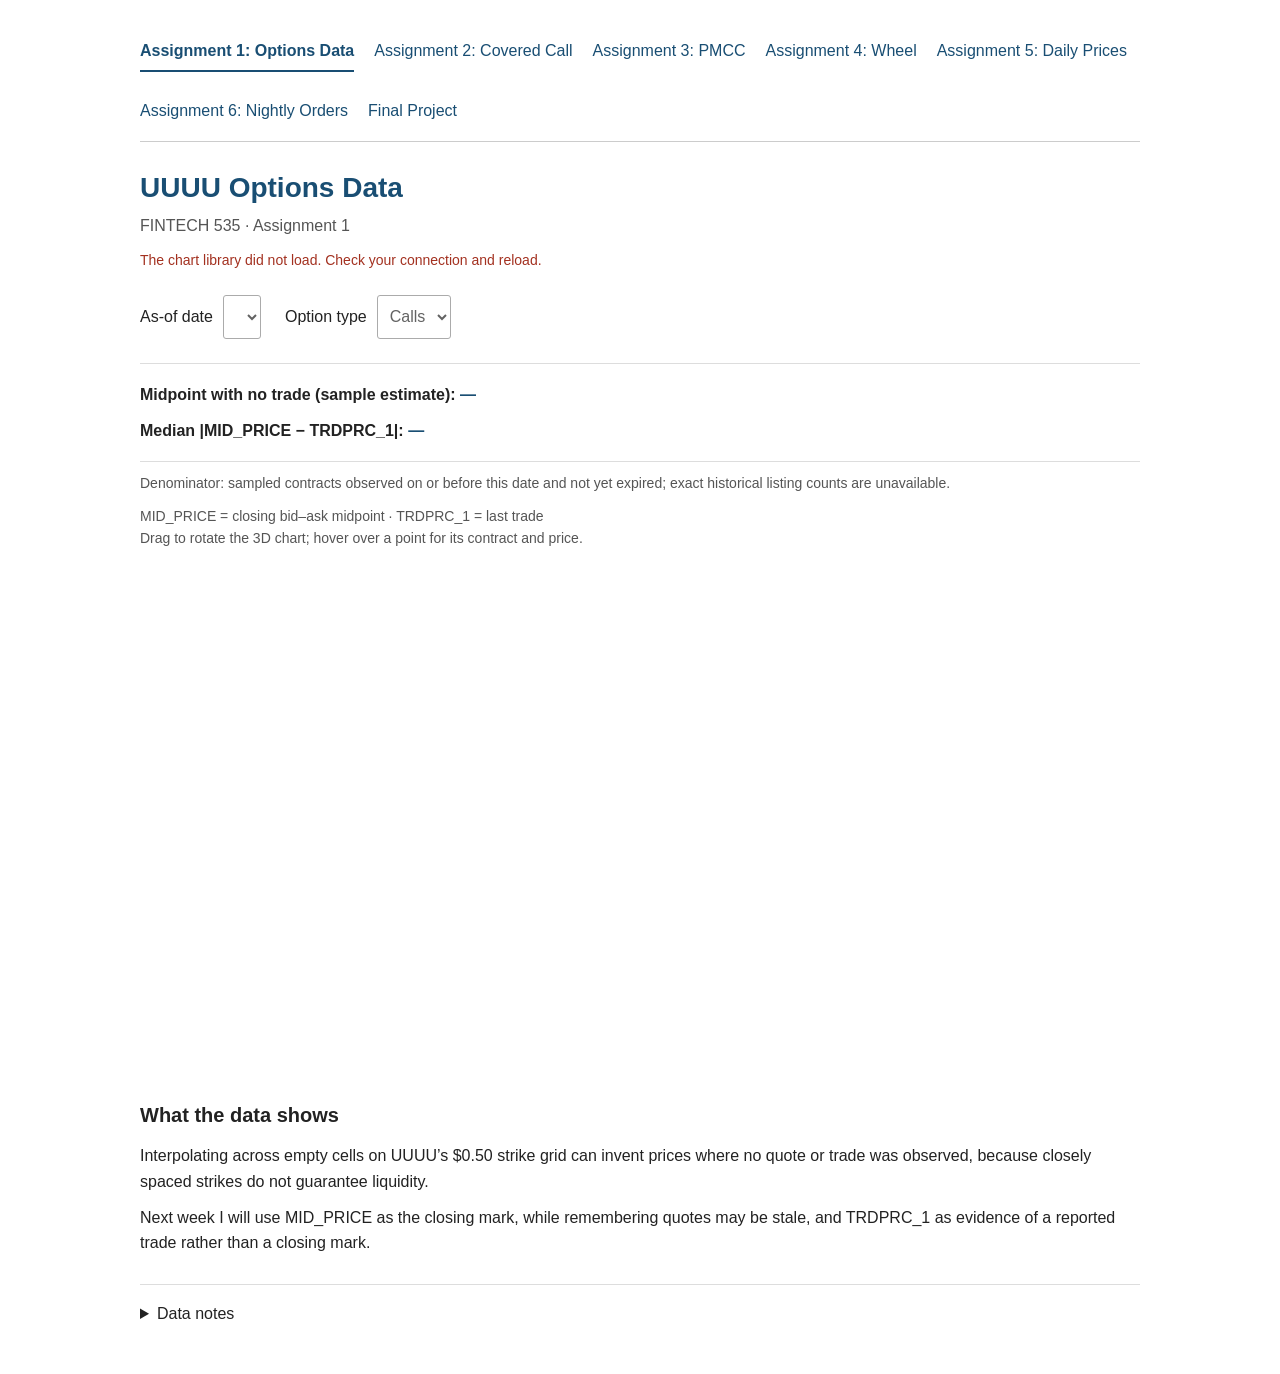
<file: index.html>
<!doctype html>
<html lang="en">
<head>
  <meta charset="utf-8">
  <meta name="viewport" content="width=device-width, initial-scale=1">
  <meta name="description" content="FINTECH 535 Assignment 1: historical UUUU option midpoints, trades, and missing data.">
  <title>FINTECH 535 · Options Data</title>
  <link rel="stylesheet" href="style.css">
  <script src="https://cdn.plot.ly/plotly-3.1.0.min.js" defer></script>
  <script src="app.js" defer></script>
</head>
<body>
<main>
  <nav class="assignment-tabs" aria-label="Assignments"><a href="index.html" aria-current="page">Assignment 1: Options Data</a><a href="covered-call.html">Assignment 2: Covered Call</a><a href="poor-mans-covered-call.html">Assignment 3: PMCC</a><a href="wheel.html">Assignment 4: Wheel</a><a href="daily-prices.html">Assignment 5: Daily Prices</a><a href="nightly-orders.html">Assignment 6: Nightly Orders</a><a href="final-project.html">Final Project</a></nav>
  <h1>UUUU Options Data</h1>
  <p class="subtitle">FINTECH 535 · Assignment 1</p>
  <p id="status" role="status">Loading LSEG data…</p>
  <noscript>JavaScript is required to display the chart.</noscript>

  <section class="controls" aria-label="Chart settings">
    <label>As-of date <select id="date" disabled></select></label>
    <label>Option type <select id="type" disabled><option value="Call">Calls</option><option value="Put">Puts</option></select></label>
    <span id="spot"></span>
  </section>

  <section class="statistics" aria-label="Daily statistics">
    <p><b>Midpoint with no trade (sample estimate):</b> <strong id="midOnly">—</strong> <span id="midDetail"></span></p>
    <p><b>Median |MID_PRICE − TRDPRC_1|:</b> <strong id="difference">—</strong> <span id="bothDetail"></span></p>
  </section>
  <p id="denominator" class="note">Denominator: sampled contracts observed on or before this date and not yet expired; exact historical listing counts are unavailable.</p>

  <p class="chart-help">MID_PRICE = closing bid–ask midpoint · TRDPRC_1 = last trade<br>Drag to rotate the 3D chart; hover over a point for its contract and price.</p>
  <div id="cloud" aria-label="Three-dimensional option price chart"></div>
  <p id="cloudEmpty" hidden>No prices are available for this selection.</p>

  <section class="explanation" aria-label="Three observations">
    <h2>What the data shows</h2>
    <p id="sentence1"></p>
    <p>Interpolating across empty cells on UUUU’s $0.50 strike grid can invent prices where no quote or trade was observed, because closely spaced strikes do not guarantee liquidity.</p>
    <p>Next week I will use MID_PRICE as the closing mark, while remembering quotes may be stale, and TRDPRC_1 as evidence of a reported trade rather than a closing mark.</p>
  </section>

  <details>
    <summary>Data notes</summary>
    <p id="provenance"></p>
    <p>Missing values stay missing; there is no interpolation or forward filling, and zero remains a valid price. The median uses only contracts with both prices on the selected date; no matched pairs produces N/A.</p>
    <p>The denominator includes contracts from their first returned price through expiry, even on later days with neither field. It can miss listings before their first observation or contracts that returned no data; it is not a verified count of all listed series.</p>
    <p>This is a sample of Friday expirations and strikes within UUUU’s high/low range, not the full options market. Empty or failed identifiers do not prove a contract never existed. Daily last-trade values cannot establish an intraday fill.</p>
    <p>Python reads the local LSEG pickle and exports this website’s data snapshot. The browser does not need a live LSEG connection.</p>
    <p>The expired RIC suffix uses A–L for both calls and puts, correcting the starter’s put suffix: <a href="https://community.developers.lseg.com/discussion/110410/expired-option-data-no-reponse">LSEG explanation</a>.</p>
    <p><a href="options_long.csv" download>Download long table (CSV)</a> · <a href="https://github.com/davidp0717/fintech535">GitHub repository</a></p>
  </details>
</main>
</body>
</html>
</file>
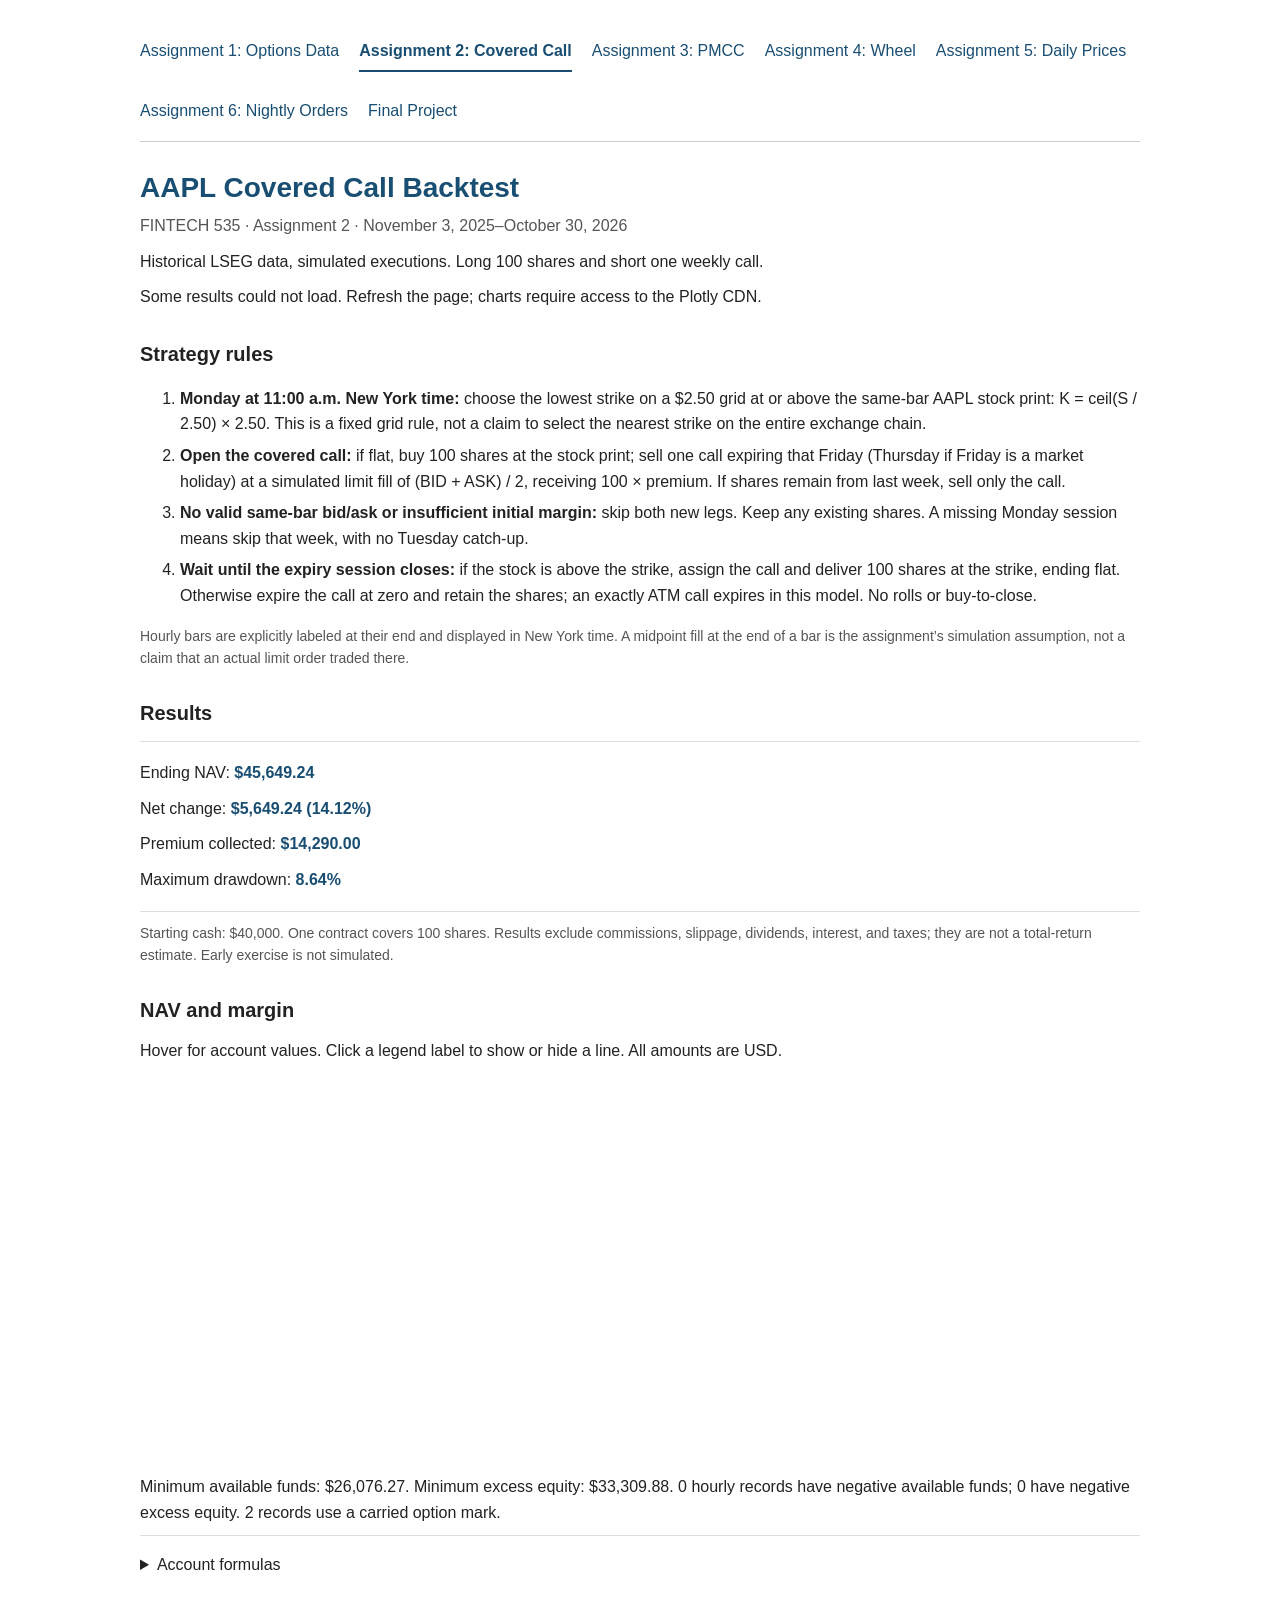
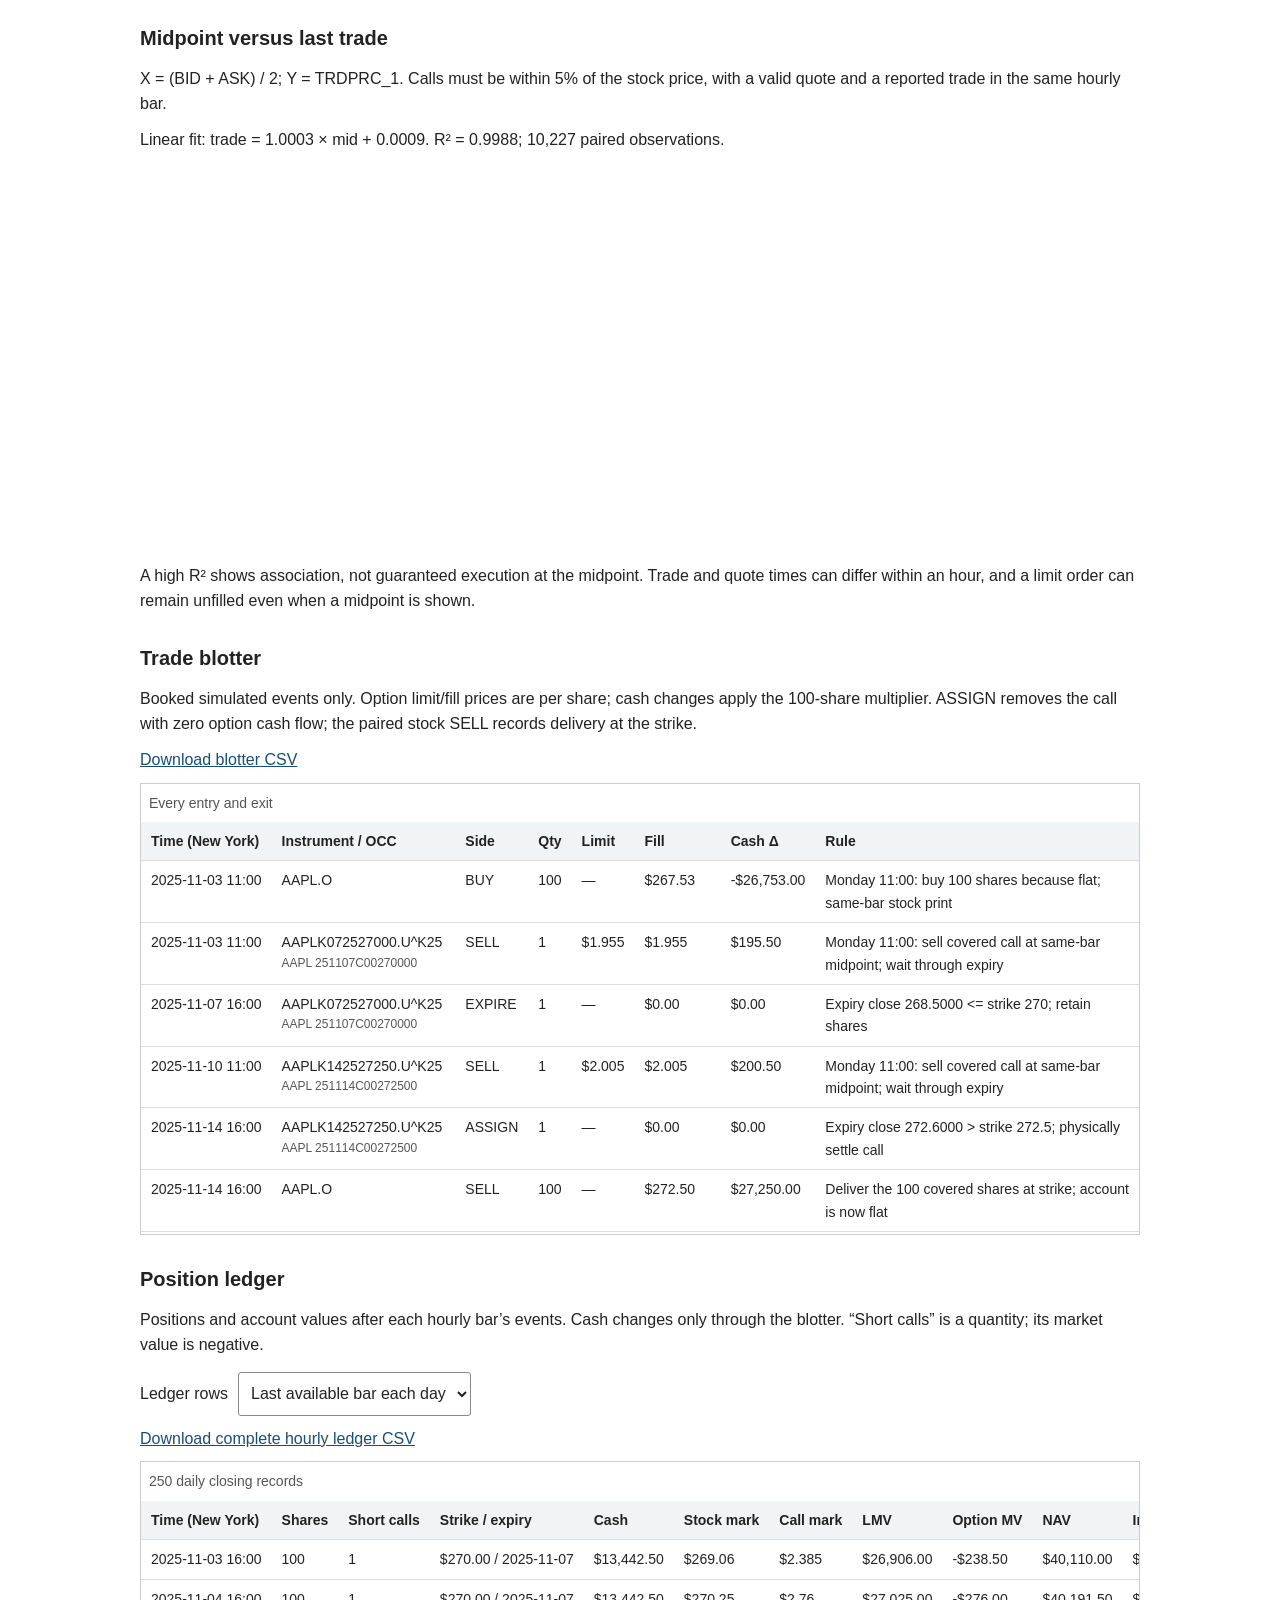
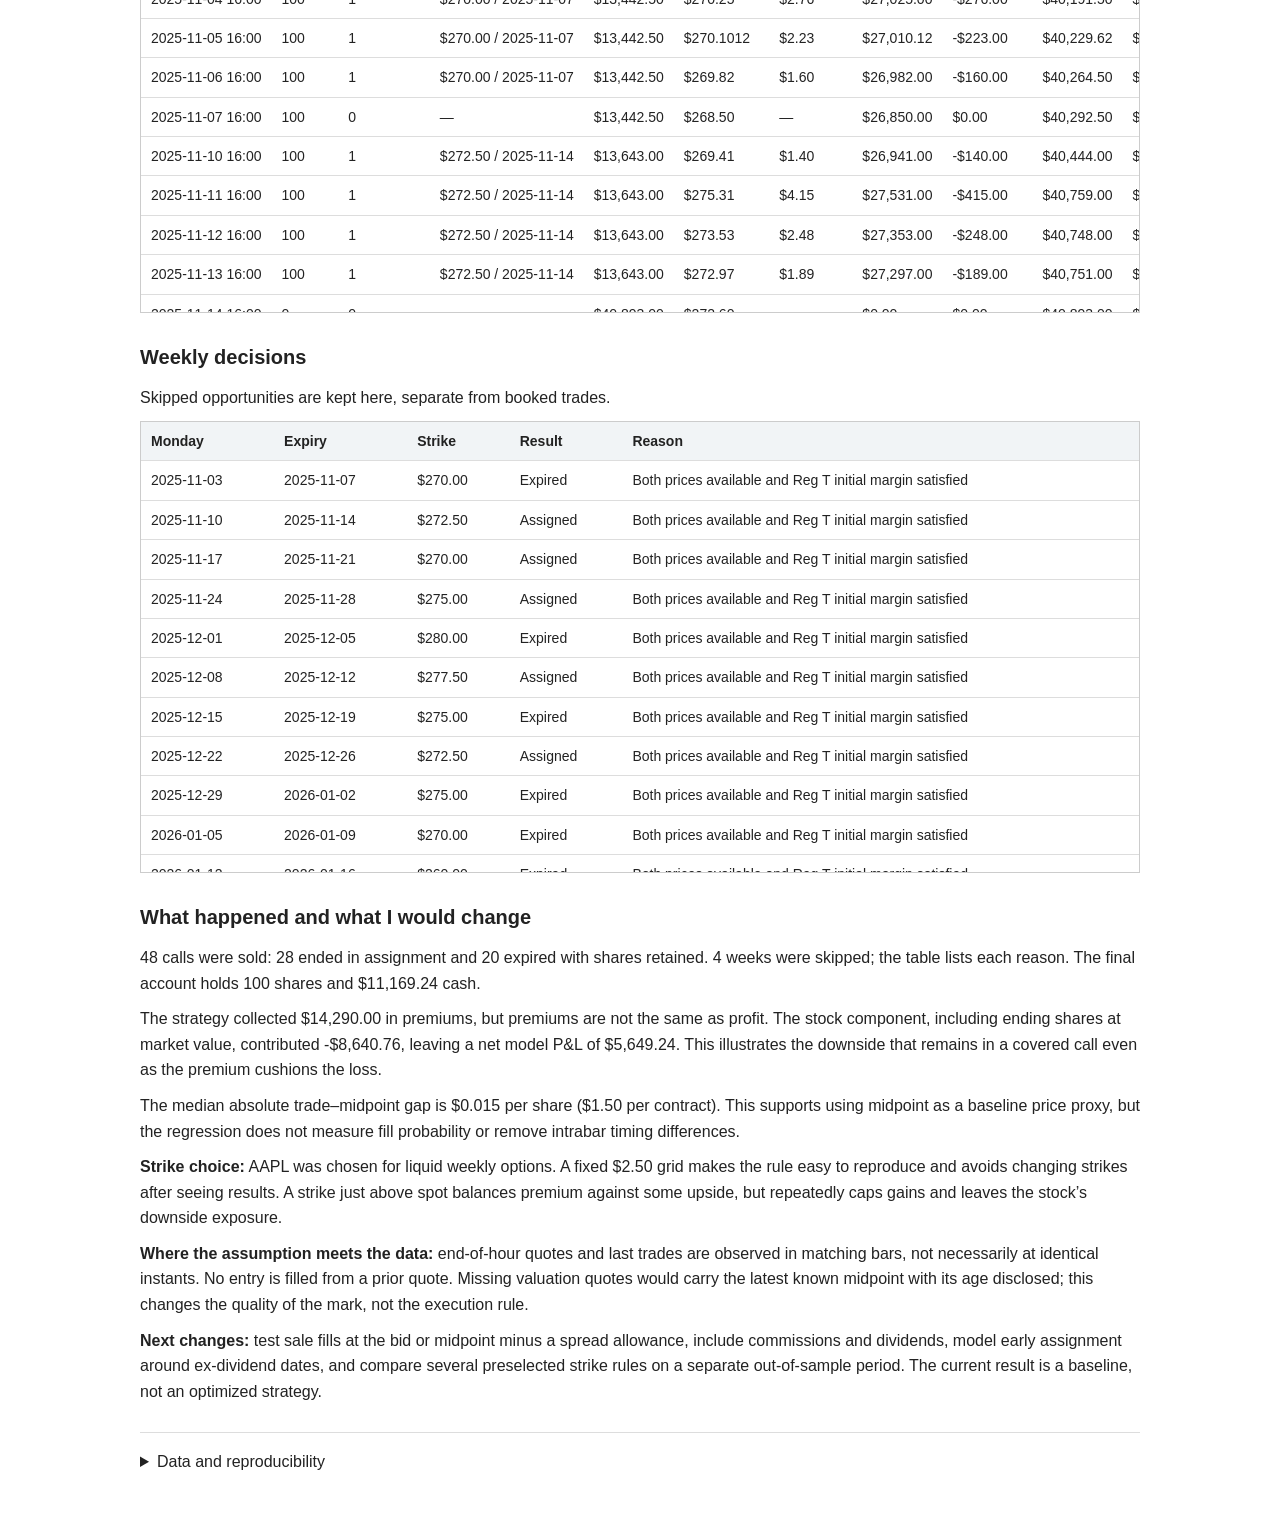
<file: covered-call.html>
<!doctype html>
<html lang="en">
<head>
  <meta charset="utf-8">
  <meta name="viewport" content="width=device-width, initial-scale=1">
  <meta name="description" content="AAPL covered-call backtest: simulated trades, position ledger, Reg T margin, and midpoint validation.">
  <title>FINTECH 535 · Covered Call Backtest</title>
  <link rel="stylesheet" href="style.css">
  <script src="https://cdn.plot.ly/plotly-3.1.0.min.js" defer></script>
  <script src="assignment2/book.js?v=year1" defer></script>
  <script src="assignment2/view.js?v=year1" defer></script>
</head>
<body>
<main class="backtest">
  <nav class="assignment-tabs" aria-label="Assignments"><a href="index.html">Assignment 1: Options Data</a><a href="covered-call.html" aria-current="page">Assignment 2: Covered Call</a><a href="poor-mans-covered-call.html">Assignment 3: PMCC</a><a href="wheel.html">Assignment 4: Wheel</a><a href="daily-prices.html">Assignment 5: Daily Prices</a><a href="nightly-orders.html">Assignment 6: Nightly Orders</a><a href="final-project.html">Final Project</a></nav>
  <h1>AAPL Covered Call Backtest</h1>
  <p class="subtitle">FINTECH 535 · Assignment 2 · November 3, 2025–October 30, 2026</p>
  <p>Historical LSEG data, simulated executions. Long 100 shares and short one weekly call.</p>
  <p id="load-status" role="status">Loading saved results…</p>
  <noscript>Enable JavaScript to view the saved results, charts, and tables.</noscript>

  <section aria-labelledby="rules-title">
    <h2 id="rules-title">Strategy rules</h2>
    <ol>
      <li><b>Monday at 11:00 a.m. New York time:</b> choose the lowest strike on a $2.50 grid at or above the same-bar AAPL stock print: K = ceil(S / 2.50) × 2.50. This is a fixed grid rule, not a claim to select the nearest strike on the entire exchange chain.</li>
      <li><b>Open the covered call:</b> if flat, buy 100 shares at the stock print; sell one call expiring that Friday (Thursday if Friday is a market holiday) at a simulated limit fill of (BID + ASK) / 2, receiving 100 × premium. If shares remain from last week, sell only the call.</li>
      <li><b>No valid same-bar bid/ask or insufficient initial margin:</b> skip both new legs. Keep any existing shares. A missing Monday session means skip that week, with no Tuesday catch-up.</li>
      <li><b>Wait until the expiry session closes:</b> if the stock is above the strike, assign the call and deliver 100 shares at the strike, ending flat. Otherwise expire the call at zero and retain the shares; an exactly ATM call expires in this model. No rolls or buy-to-close.</li>
    </ol>
    <p class="note">Hourly bars are explicitly labeled at their end and displayed in New York time. A midpoint fill at the end of a bar is the assignment’s simulation assumption, not a claim that an actual limit order traded there.</p>
  </section>

  <section aria-labelledby="results-title">
    <h2 id="results-title">Results</h2>
    <div id="results" class="statistics"></div>
    <p class="note">Starting cash: $40,000. One contract covers 100 shares. Results exclude commissions, slippage, dividends, interest, and taxes; they are not a total-return estimate. Early exercise is not simulated.</p>
  </section>

  <section aria-labelledby="nav-title">
    <h2 id="nav-title">NAV and margin</h2>
    <p>Hover for account values. Click a legend label to show or hide a line. All amounts are USD.</p>
    <div id="nav-chart" class="backtest-chart" aria-label="NAV and Reg T margin history"></div>
    <p id="margin-check"></p>
    <details>
      <summary>Account formulas</summary>
      <ul>
        <li>Stock market value (LMV) = shares × stock mark.</li>
        <li>Option market value = −100 × call mark while short one call.</li>
        <li>NAV = cash + stock market value + option market value.</li>
        <li>Initial margin = 50% of LMV; the covered call adds $0.</li>
        <li>Maintenance = 25% of LMV, using the assignment’s simplified Reg T framework.</li>
        <li>Available funds = NAV − initial; excess equity = NAV − maintenance.</li>
      </ul>
      <p>We check initial margin on the proposed complete position before booking an entry. Negative available funds would block new risk; negative excess equity would flag a maintenance breach. Reg T makes these account checks explicit without requiring a broker-specific portfolio-margin model.</p>
    </details>
  </section>

  <section aria-labelledby="scatter-title">
    <h2 id="scatter-title">Midpoint versus last trade</h2>
    <p>X = (BID + ASK) / 2; Y = TRDPRC_1. Calls must be within 5% of the stock price, with a valid quote and a reported trade in the same hourly bar.</p>
    <p id="fit"></p>
    <div id="scatter-chart" class="backtest-chart" aria-label="Option last trade versus midpoint with regression"></div>
    <p>A high R² shows association, not guaranteed execution at the midpoint. Trade and quote times can differ within an hour, and a limit order can remain unfilled even when a midpoint is shown.</p>
  </section>

  <section aria-labelledby="blotter-title">
    <h2 id="blotter-title">Trade blotter</h2>
    <p>Booked simulated events only. Option limit/fill prices are per share; cash changes apply the 100-share multiplier. ASSIGN removes the call with zero option cash flow; the paired stock SELL records delivery at the strike.</p>
    <p><a href="assignment2/blotter.csv" download>Download blotter CSV</a></p>
    <div class="table-scroll" tabindex="0" role="region" aria-label="All booked trades"><table id="blotter"><caption>Every entry and exit</caption><thead><tr><th>Time (New York)</th><th>Instrument / OCC</th><th>Side</th><th>Qty</th><th>Limit</th><th>Fill</th><th>Cash Δ</th><th>Rule</th></tr></thead><tbody></tbody></table></div>
  </section>

  <section aria-labelledby="ledger-title">
    <h2 id="ledger-title">Position ledger</h2>
    <p>Positions and account values after each hourly bar’s events. Cash changes only through the blotter. “Short calls” is a quantity; its market value is negative.</p>
    <label class="ledger-control">Ledger rows <select id="ledger-frequency"><option value="daily">Last available bar each day</option><option value="all">Every hourly bar</option></select></label>
    <p><a href="assignment2/ledger.csv" download>Download complete hourly ledger CSV</a></p>
    <div class="table-scroll" tabindex="0" role="region" aria-label="Position and margin ledger"><table id="ledger"><caption>Daily closing rows; full hourly records are available above</caption><thead><tr><th>Time (New York)</th><th>Shares</th><th>Short calls</th><th>Strike / expiry</th><th>Cash</th><th>Stock mark</th><th>Call mark</th><th>LMV</th><th>Option MV</th><th>NAV</th><th>Initial</th><th>Maintenance</th><th>Available</th><th>Excess</th><th>Quote age (h)</th></tr></thead><tbody></tbody></table></div>
  </section>

  <section aria-labelledby="decisions-title">
    <h2 id="decisions-title">Weekly decisions</h2>
    <p>Skipped opportunities are kept here, separate from booked trades.</p>
    <div class="table-scroll" tabindex="0" role="region" aria-label="Weekly entry decisions"><table id="decisions"><thead><tr><th>Monday</th><th>Expiry</th><th>Strike</th><th>Result</th><th>Reason</th></tr></thead><tbody></tbody></table></div>
  </section>

  <section aria-labelledby="analysis-title">
    <h2 id="analysis-title">What happened and what I would change</h2>
    <p id="outcomes"></p><p id="pnl-analysis"></p><p id="fit-analysis"></p>
    <p><b>Strike choice:</b> AAPL was chosen for liquid weekly options. A fixed $2.50 grid makes the rule easy to reproduce and avoids changing strikes after seeing results. A strike just above spot balances premium against some upside, but repeatedly caps gains and leaves the stock’s downside exposure.</p>
    <p><b>Where the assumption meets the data:</b> end-of-hour quotes and last trades are observed in matching bars, not necessarily at identical instants. No entry is filled from a prior quote. Missing valuation quotes would carry the latest known midpoint with its age disclosed; this changes the quality of the mark, not the execution rule.</p>
    <p><b>Next changes:</b> test sale fills at the bid or midpoint minus a spread allowance, include commissions and dividends, model early assignment around ex-dividend dates, and compare several preselected strike rules on a separate out-of-sample period. The current result is a baseline, not an optimized strategy.</p>
  </section>

  <details>
    <summary>Data and reproducibility</summary>
    <p id="source"></p>
    <p>For each eligible Monday we requested seven call strikes centered on the strategy strike, in $2.50 steps. The scatter uses every valid same-bar pair within 5% of spot from these candidates, not just the calls we sold. It is a sample of the chain, not every listed option.</p>
    <p>LSEG required zero-padded expiry days for some calls. For recently expired contracts we also tried the unsuffixed identifier when the archived form returned no data. The blotter records the identifier that actually returned prices.</p>
    <p><b>Data connection required</b> to refresh the local LSEG dataset. This published page only reads the saved results in <code>assignment2/book.js</code>; it never attempts a live Workspace connection.</p>
    <p>The model excludes early assignment, dividends, costs, and financing; it assumes assignment only at the expiry session’s close (16:00 normally; 13:00 on November 28, 2025). April 3, June 19 and July 3 holidays shift expiry to Thursday. Closed Mondays have no entry. Missing settlement prints cause the backtest to stop rather than invent an exit.</p>
    <p><a href="https://github.com/davidp0717/fintech535/tree/main/assignment2">Source code</a> · <a href="https://jakevestal.github.io/535_fintech/assignment.html">Assignment instructions</a></p>
  </details>
</main>
</body>
</html>
</file>
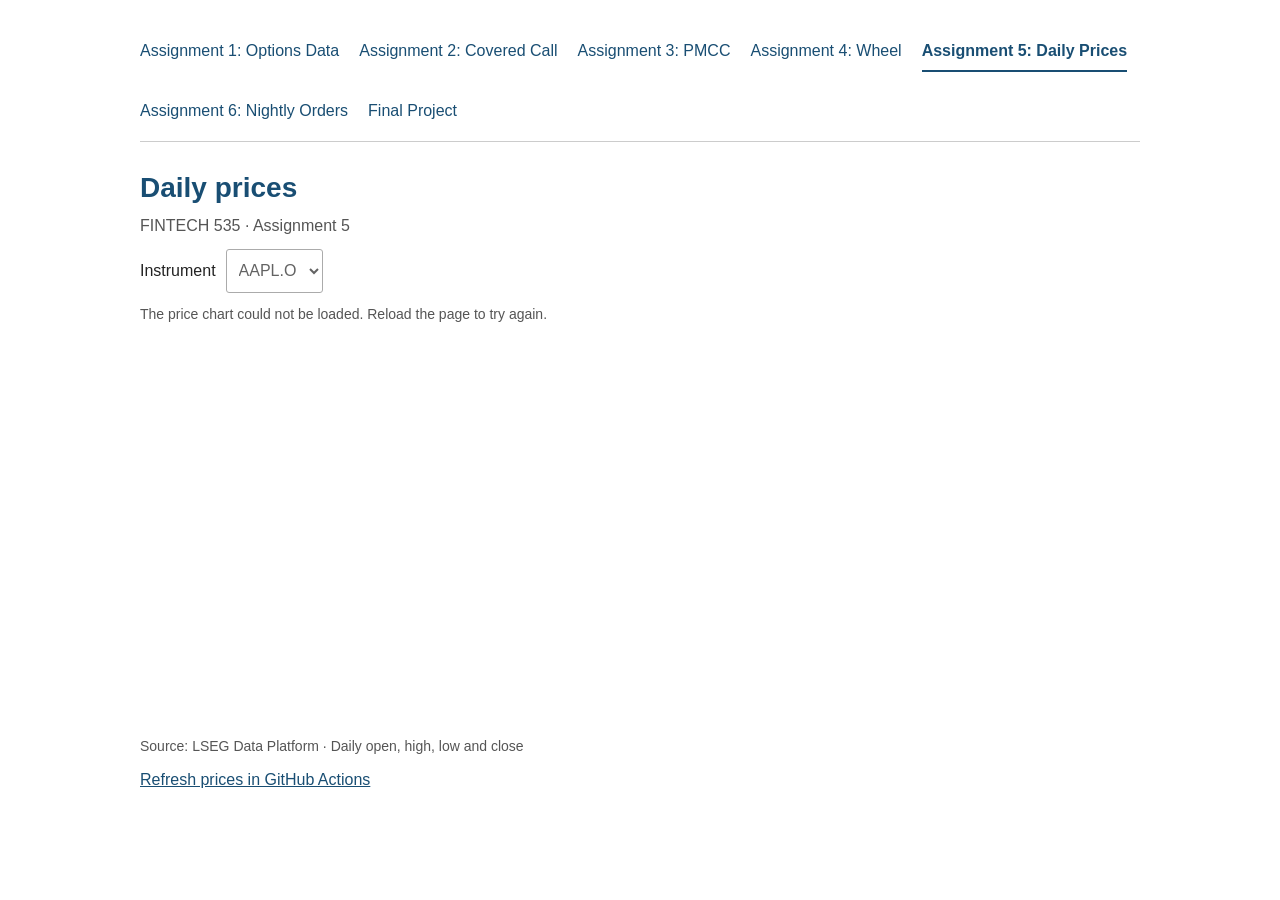
<file: daily-prices.html>
<!doctype html>
<html lang="en"><head>
<meta charset="utf-8"><meta name="viewport" content="width=device-width, initial-scale=1">
<title>FINTECH 535 · Daily Prices</title>
<link rel="stylesheet" href="style.css">
<script src="https://cdn.plot.ly/plotly-3.1.0.min.js" defer></script>
<script src="assignment5/chart.js" defer></script>
</head><body><main>
<nav class="assignment-tabs" aria-label="Assignments"><a href="index.html">Assignment 1: Options Data</a><a href="covered-call.html">Assignment 2: Covered Call</a><a href="poor-mans-covered-call.html">Assignment 3: PMCC</a><a href="wheel.html">Assignment 4: Wheel</a><a href="daily-prices.html" aria-current="page">Assignment 5: Daily Prices</a><a href="nightly-orders.html">Assignment 6: Nightly Orders</a><a href="final-project.html">Final Project</a></nav>
<h1>Daily prices</h1>
<p class="subtitle">FINTECH 535 · Assignment 5</p>
<label>Instrument <select id="instrument" disabled></select></label>
<p id="status" role="status">Loading price history…</p>
<div id="prices" class="backtest-chart" aria-label="Daily candlestick chart"></div>
<p class="note">Source: LSEG Data Platform · Daily open, high, low and close</p>
<a href="https://github.com/Davidp0717/fintech535/actions/workflows/lseg-prices.yml">Refresh prices in GitHub Actions</a>
</main></body></html>
</file>
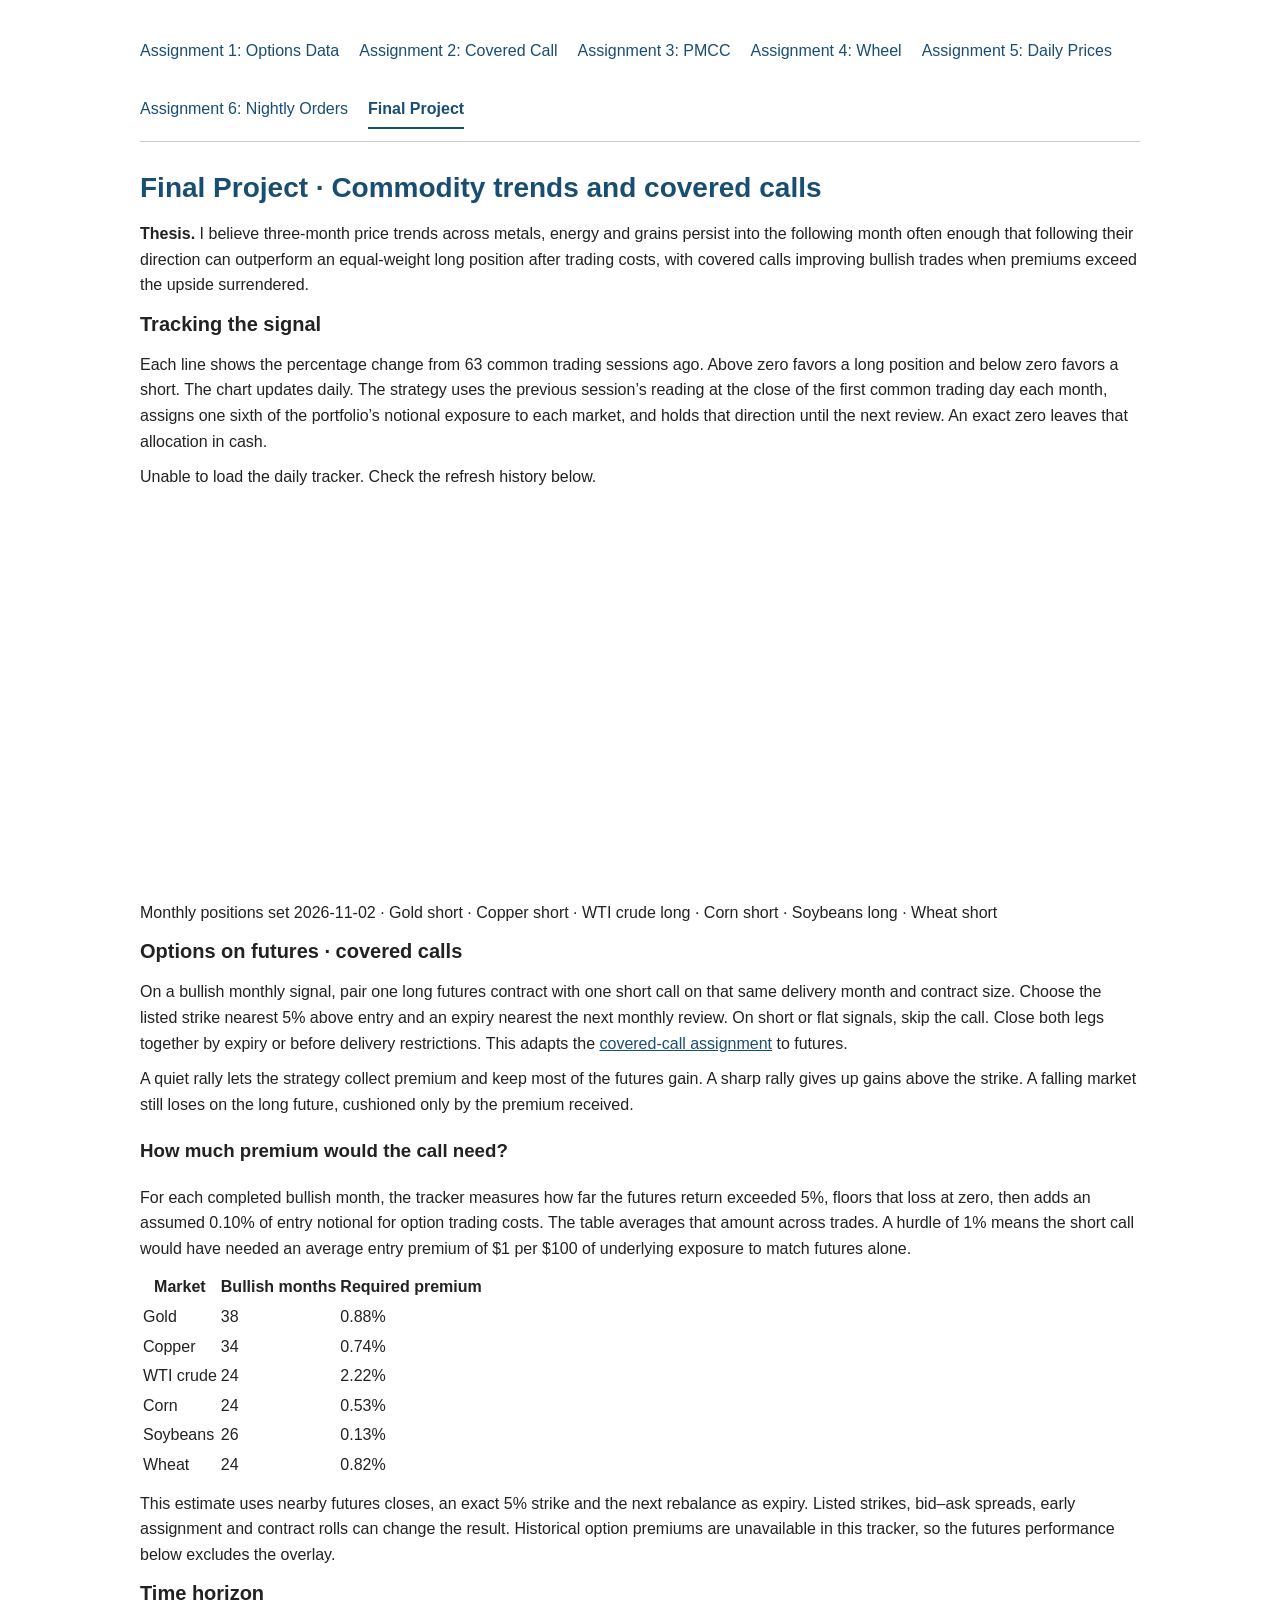
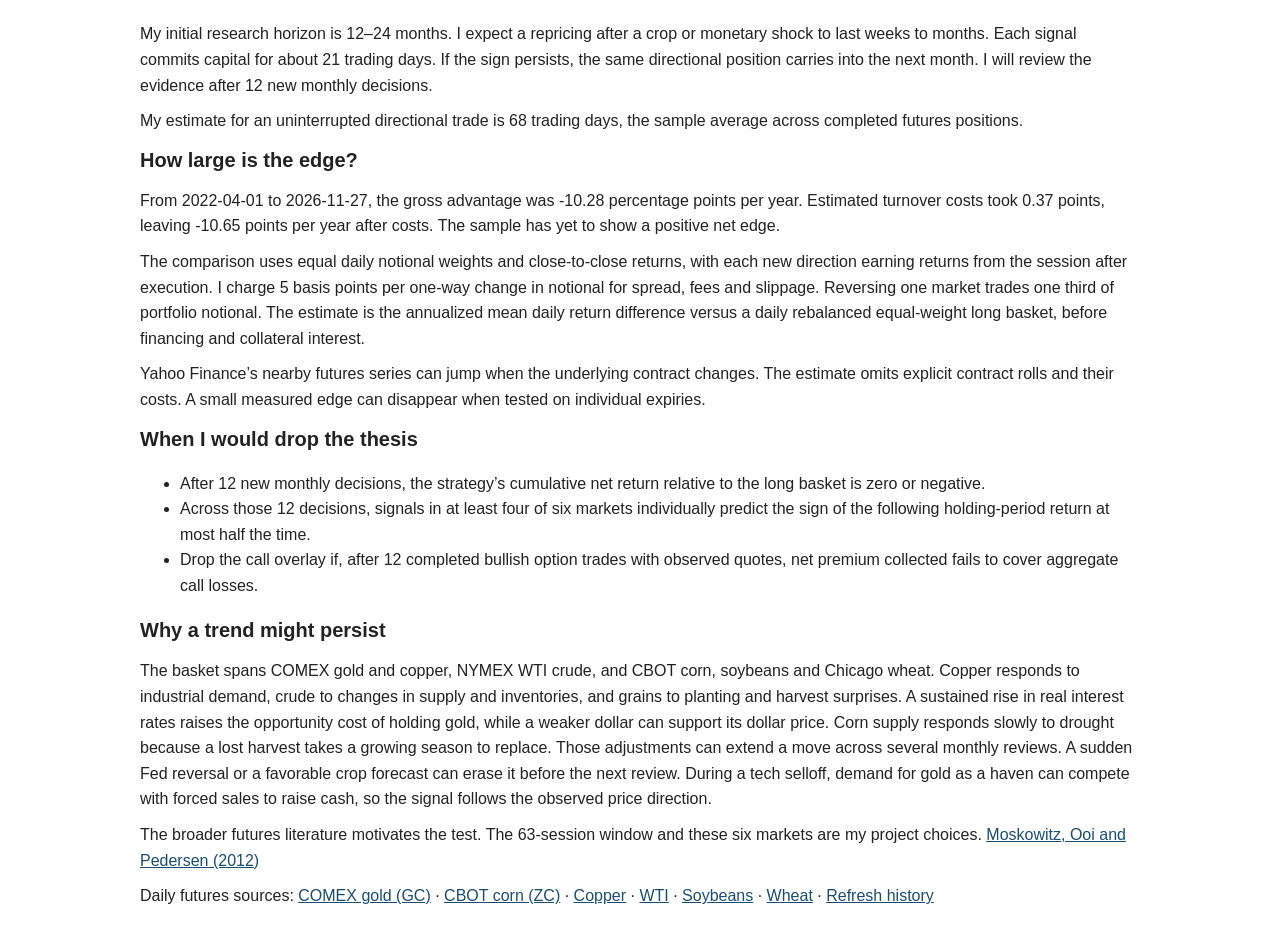
<file: final-project.html>
<!doctype html>
<html lang="en"><head>
<meta charset="utf-8"><meta name="viewport" content="width=device-width, initial-scale=1">
<title>FINTECH 535 · Final Project</title>
<link rel="stylesheet" href="style.css">
<script src="https://cdn.plot.ly/plotly-3.1.0.min.js" defer></script>
<script src="final-project/tracker.js" defer></script>
</head><body><main>
<nav class="assignment-tabs" aria-label="Assignments"><a href="index.html">Assignment 1: Options Data</a><a href="covered-call.html">Assignment 2: Covered Call</a><a href="poor-mans-covered-call.html">Assignment 3: PMCC</a><a href="wheel.html">Assignment 4: Wheel</a><a href="daily-prices.html">Assignment 5: Daily Prices</a><a href="nightly-orders.html">Assignment 6: Nightly Orders</a><a href="final-project.html" aria-current="page">Final Project</a></nav>
<h1>Final Project · Commodity trends and covered calls</h1>
<p><strong>Thesis.</strong> I believe three-month price trends across metals, energy and grains persist into the following month often enough that following their direction can outperform an equal-weight long position after trading costs, with covered calls improving bullish trades when premiums exceed the upside surrendered.</p>
<section><h2>Tracking the signal</h2>
<p>Each line shows the percentage change from 63 common trading sessions ago. Above zero favors a long position and below zero favors a short. The chart updates daily. The strategy uses the previous session’s reading at the close of the first common trading day each month, assigns one sixth of the portfolio’s notional exposure to each market, and holds that direction until the next review. An exact zero leaves that allocation in cash.</p>
<p id="asof" role="status">Loading the latest observations…</p>
<div id="trend" class="backtest-chart" aria-label="Commodity 63-session price changes"></div>
<p id="positions"></p></section>
<section><h2>Options on futures · covered calls</h2>
<p>On a bullish monthly signal, pair one long futures contract with one short call on that same delivery month and contract size. Choose the listed strike nearest 5% above entry and an expiry nearest the next monthly review. On short or flat signals, skip the call. Close both legs together by expiry or before delivery restrictions. This adapts the <a href="covered-call.html">covered-call assignment</a> to futures.</p>
<p>A quiet rally lets the strategy collect premium and keep most of the futures gain. A sharp rally gives up gains above the strike. A falling market still loses on the long future, cushioned only by the premium received.</p>
<h3>How much premium would the call need?</h3>
<p>For each completed bullish month, the tracker measures how far the futures return exceeded 5%, floors that loss at zero, then adds an assumed 0.10% of entry notional for option trading costs. The table averages that amount across trades. A hurdle of 1% means the short call would have needed an average entry premium of $1 per $100 of underlying exposure to match futures alone.</p>
<table><thead><tr><th scope="col">Market</th><th scope="col">Bullish months</th><th scope="col">Required premium</th></tr></thead><tbody id="hurdles"></tbody></table>
<p>This estimate uses nearby futures closes, an exact 5% strike and the next rebalance as expiry. Listed strikes, bid–ask spreads, early assignment and contract rolls can change the result. Historical option premiums are unavailable in this tracker, so the futures performance below excludes the overlay.</p></section>
<section><h2>Time horizon</h2><p>My initial research horizon is 12–24 months. I expect a repricing after a crop or monetary shock to last weeks to months. Each signal commits capital for about 21 trading days. If the sign persists, the same directional position carries into the next month. I will review the evidence after 12 new monthly decisions.</p><p id="lifetime"></p></section>
<section><h2>How large is the edge?</h2><p id="estimate"></p>
<p>The comparison uses equal daily notional weights and close-to-close returns, with each new direction earning returns from the session after execution. I charge 5 basis points per one-way change in notional for spread, fees and slippage. Reversing one market trades one third of portfolio notional. The estimate is the annualized mean daily return difference versus a daily rebalanced equal-weight long basket, before financing and collateral interest.</p>
<p>Yahoo Finance’s nearby futures series can jump when the underlying contract changes. The estimate omits explicit contract rolls and their costs. A small measured edge can disappear when tested on individual expiries.</p></section>
<section><h2>When I would drop the thesis</h2><ul>
<li>After 12 new monthly decisions, the strategy’s cumulative net return relative to the long basket is zero or negative.</li>
<li>Across those 12 decisions, signals in at least four of six markets individually predict the sign of the following holding-period return at most half the time.</li>
<li>Drop the call overlay if, after 12 completed bullish option trades with observed quotes, net premium collected fails to cover aggregate call losses.</li></ul></section>
<section><h2>Why a trend might persist</h2><p>The basket spans COMEX gold and copper, NYMEX WTI crude, and CBOT corn, soybeans and Chicago wheat. Copper responds to industrial demand, crude to changes in supply and inventories, and grains to planting and harvest surprises. A sustained rise in real interest rates raises the opportunity cost of holding gold, while a weaker dollar can support its dollar price. Corn supply responds slowly to drought because a lost harvest takes a growing season to replace. Those adjustments can extend a move across several monthly reviews. A sudden Fed reversal or a favorable crop forecast can erase it before the next review. During a tech selloff, demand for gold as a haven can compete with forced sales to raise cash, so the signal follows the observed price direction.</p>
<p>The broader futures literature motivates the test. The 63-session window and these six markets are my project choices. <a href="https://doi.org/10.1016/j.jfineco.2011.11.003">Moskowitz, Ooi and Pedersen (2012)</a></p>
<p>Daily futures sources: <a href="https://finance.yahoo.com/quote/GC%3DF/history/">COMEX gold (GC)</a> · <a href="https://finance.yahoo.com/quote/ZC%3DF/history/">CBOT corn (ZC)</a> · <a href="https://finance.yahoo.com/quote/HG%3DF/history/">Copper</a> · <a href="https://finance.yahoo.com/quote/CL%3DF/history/">WTI</a> · <a href="https://finance.yahoo.com/quote/ZS%3DF/history/">Soybeans</a> · <a href="https://finance.yahoo.com/quote/ZW%3DF/history/">Wheat</a> · <a href="https://github.com/davidp0717/fintech535/actions/workflows/commodity-tracker.yml">Refresh history</a></p></section>
</main></body></html>
</file>
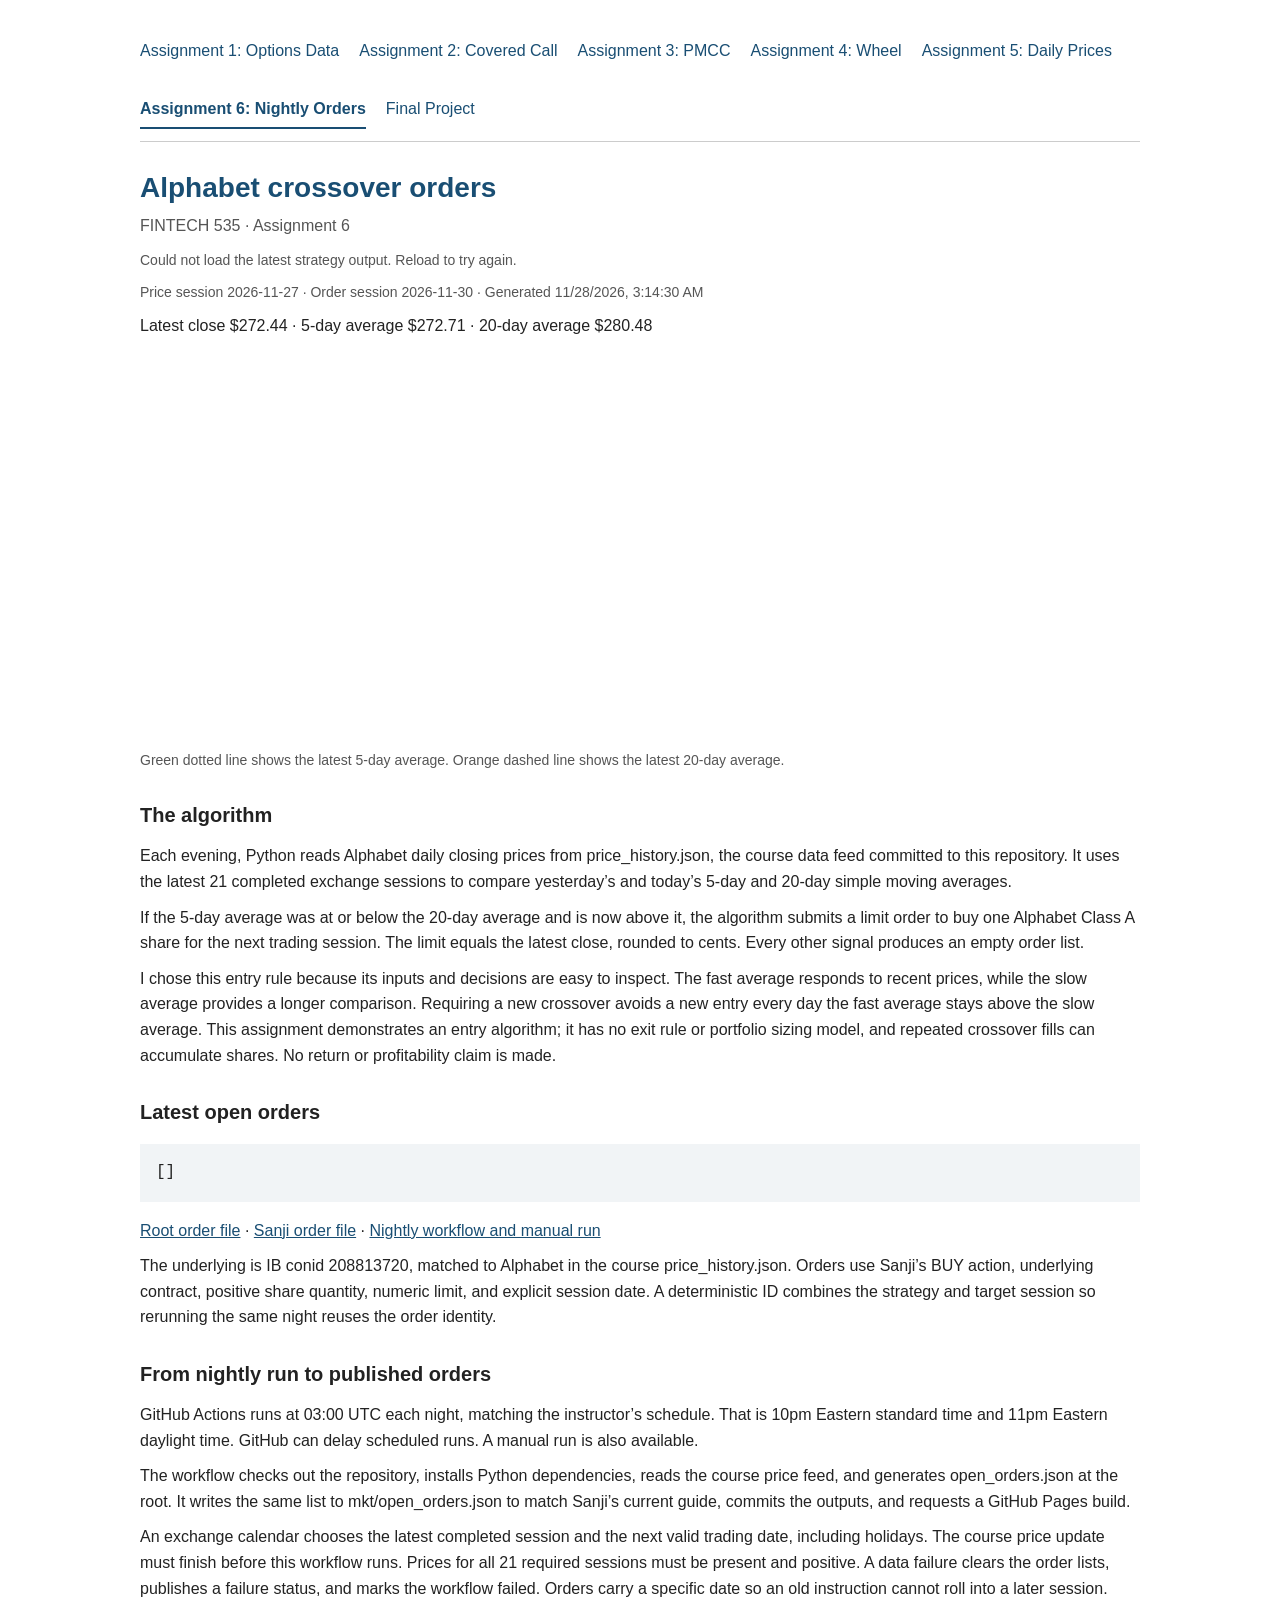
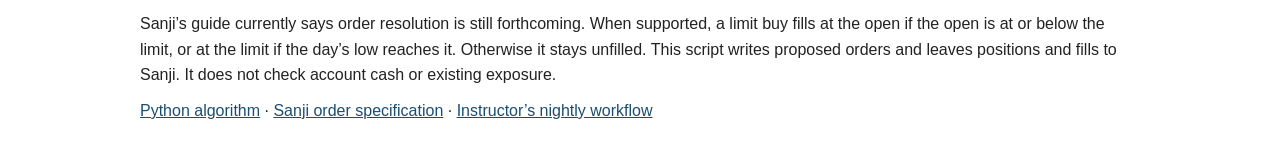
<file: nightly-orders.html>
<!doctype html>
<html lang="en"><head>
<meta charset="utf-8"><meta name="viewport" content="width=device-width, initial-scale=1">
<title>FINTECH 535 · Nightly Orders</title><link rel="stylesheet" href="style.css">
<script src="https://cdn.plot.ly/plotly-3.1.0.min.js" defer></script>
<script src="assignment6/page.js" defer></script>
<style>pre{padding:16px;background:#f1f4f6;overflow:auto}section{margin:28px 0}</style>
</head><body><main>
<nav class="assignment-tabs" aria-label="Assignments"><a href="index.html">Assignment 1: Options Data</a><a href="covered-call.html">Assignment 2: Covered Call</a><a href="poor-mans-covered-call.html">Assignment 3: PMCC</a><a href="wheel.html">Assignment 4: Wheel</a><a href="daily-prices.html">Assignment 5: Daily Prices</a><a href="nightly-orders.html" aria-current="page">Assignment 6: Nightly Orders</a><a href="final-project.html">Final Project</a></nav>
<h1>Alphabet crossover orders</h1>
<p class="subtitle">FINTECH 535 · Assignment 6</p>
<p id="status" role="status">Loading the latest run…</p>
<p id="dates" class="note"></p>
<p id="signal"></p>
<div id="signal-chart" class="backtest-chart" aria-label="Recent Alphabet daily closes"></div>
<p class="note">Green dotted line shows the latest 5-day average. Orange dashed line shows the latest 20-day average.</p>
<section><h2>The algorithm</h2>
<p>Each evening, Python reads Alphabet daily closing prices from price_history.json, the course data feed committed to this repository. It uses the latest 21 completed exchange sessions to compare yesterday’s and today’s 5-day and 20-day simple moving averages.</p>
<p>If the 5-day average was at or below the 20-day average and is now above it, the algorithm submits a limit order to buy one Alphabet Class A share for the next trading session. The limit equals the latest close, rounded to cents. Every other signal produces an empty order list.</p>
<p>I chose this entry rule because its inputs and decisions are easy to inspect. The fast average responds to recent prices, while the slow average provides a longer comparison. Requiring a new crossover avoids a new entry every day the fast average stays above the slow average. This assignment demonstrates an entry algorithm; it has no exit rule or portfolio sizing model, and repeated crossover fills can accumulate shares. No return or profitability claim is made.</p>
</section>
<section><h2>Latest open orders</h2><pre id="orders">Loading…</pre>
<p><a href="open_orders.json">Root order file</a> · <a href="mkt/open_orders.json">Sanji order file</a> · <a href="https://github.com/davidp0717/fintech535/actions/workflows/nightly-orders.yml">Nightly workflow and manual run</a></p>
<p>The underlying is IB conid 208813720, matched to Alphabet in the course price_history.json. Orders use Sanji’s BUY action, underlying contract, positive share quantity, numeric limit, and explicit session date. A deterministic ID combines the strategy and target session so rerunning the same night reuses the order identity.</p>
</section>
<section><h2>From nightly run to published orders</h2>
<p>GitHub Actions runs at 03:00 UTC each night, matching the instructor’s schedule. That is 10pm Eastern standard time and 11pm Eastern daylight time. GitHub can delay scheduled runs. A manual run is also available.</p>
<p>The workflow checks out the repository, installs Python dependencies, reads the course price feed, and generates open_orders.json at the root. It writes the same list to mkt/open_orders.json to match Sanji’s current guide, commits the outputs, and requests a GitHub Pages build.</p>
<p>An exchange calendar chooses the latest completed session and the next valid trading date, including holidays. The course price update must finish before this workflow runs. Prices for all 21 required sessions must be present and positive. A data failure clears the order lists, publishes a failure status, and marks the workflow failed. Orders carry a specific date so an old instruction cannot roll into a later session.</p>
<p>Sanji’s guide currently says order resolution is still forthcoming. When supported, a limit buy fills at the open if the open is at or below the limit, or at the limit if the day’s low reaches it. Otherwise it stays unfilled. This script writes proposed orders and leaves positions and fills to Sanji. It does not check account cash or existing exposure.</p>
<p><a href="https://github.com/davidp0717/fintech535/blob/main/assignment6/nightly.py">Python algorithm</a> · <a href="https://jakevestal.github.io/server-logic-533/order.html">Sanji order specification</a> · <a href="https://github.com/JakeVestal/server-logic-533/blob/main/.github/workflows/oi-plots.yml">Instructor’s nightly workflow</a></p>
</section>
<noscript>Enable JavaScript to see the latest signal and chart. The linked JSON order files are also available directly.</noscript>
</main></body></html>
</file>
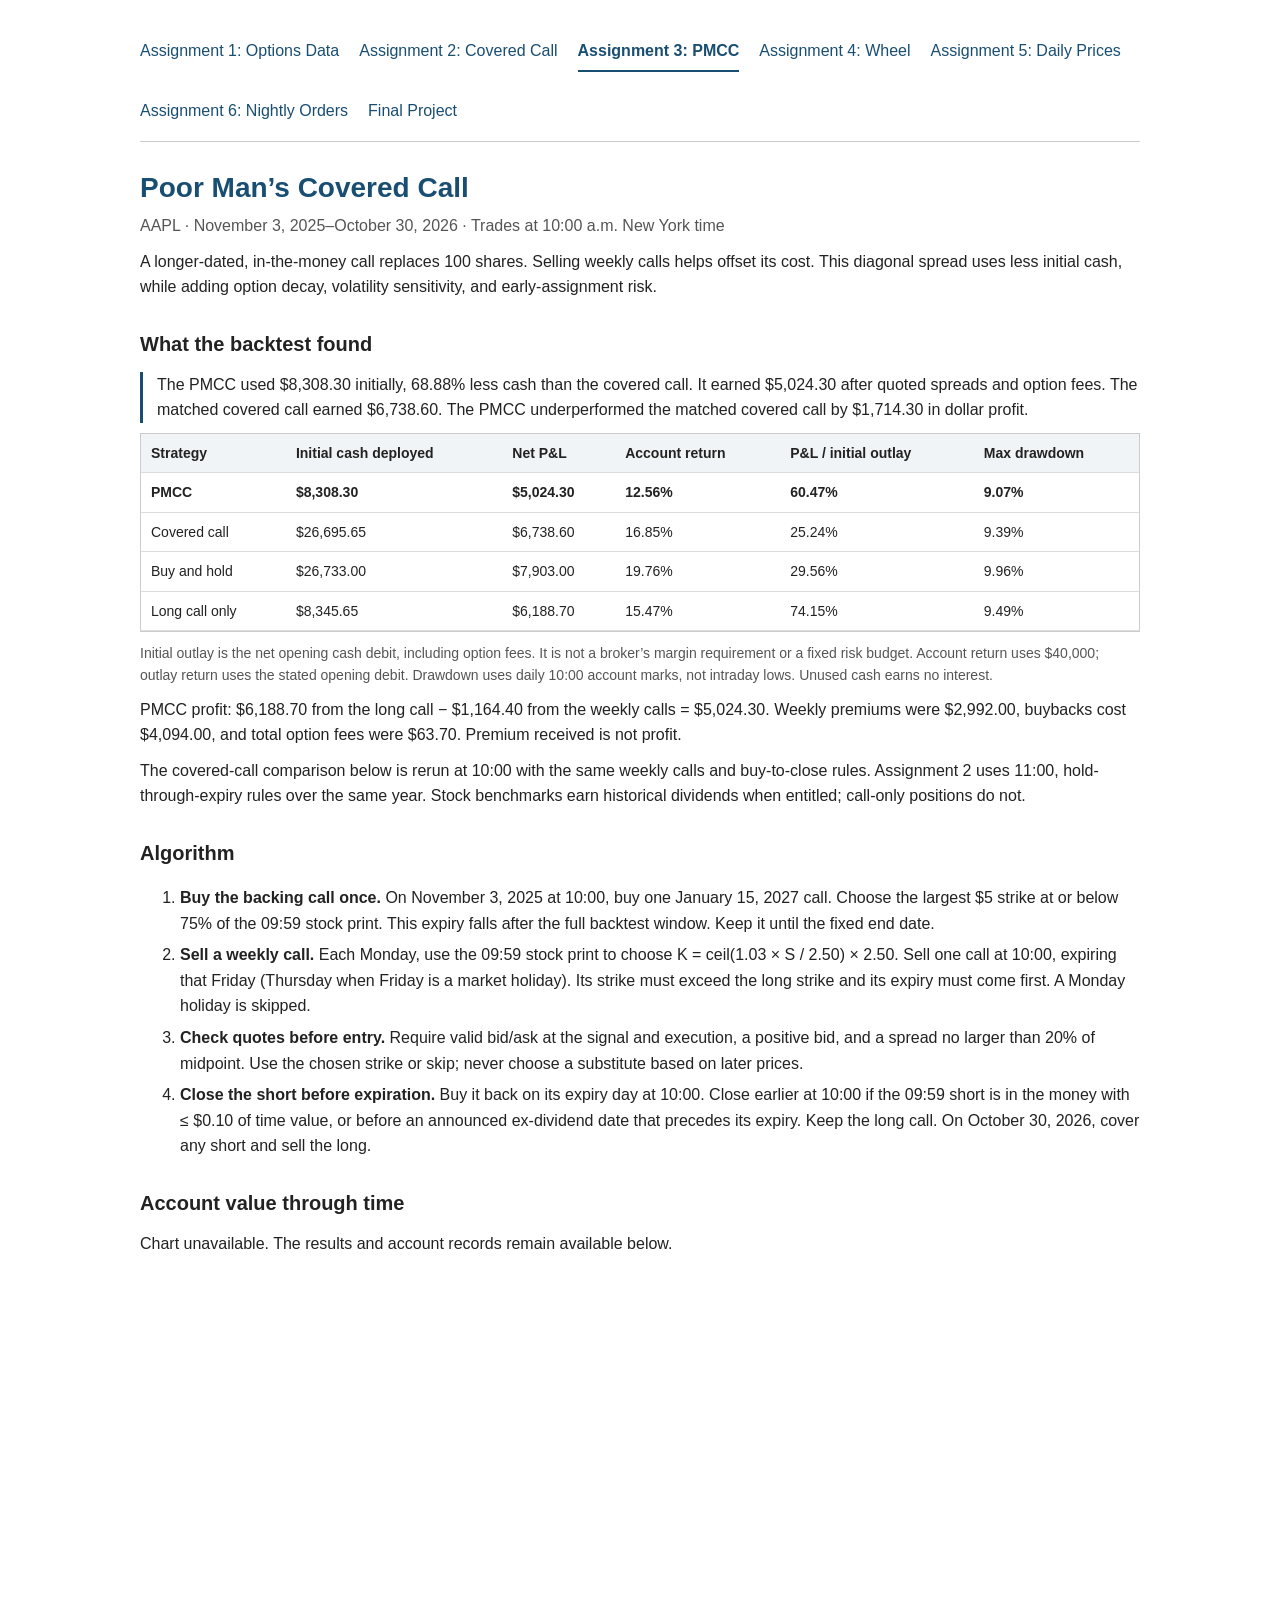
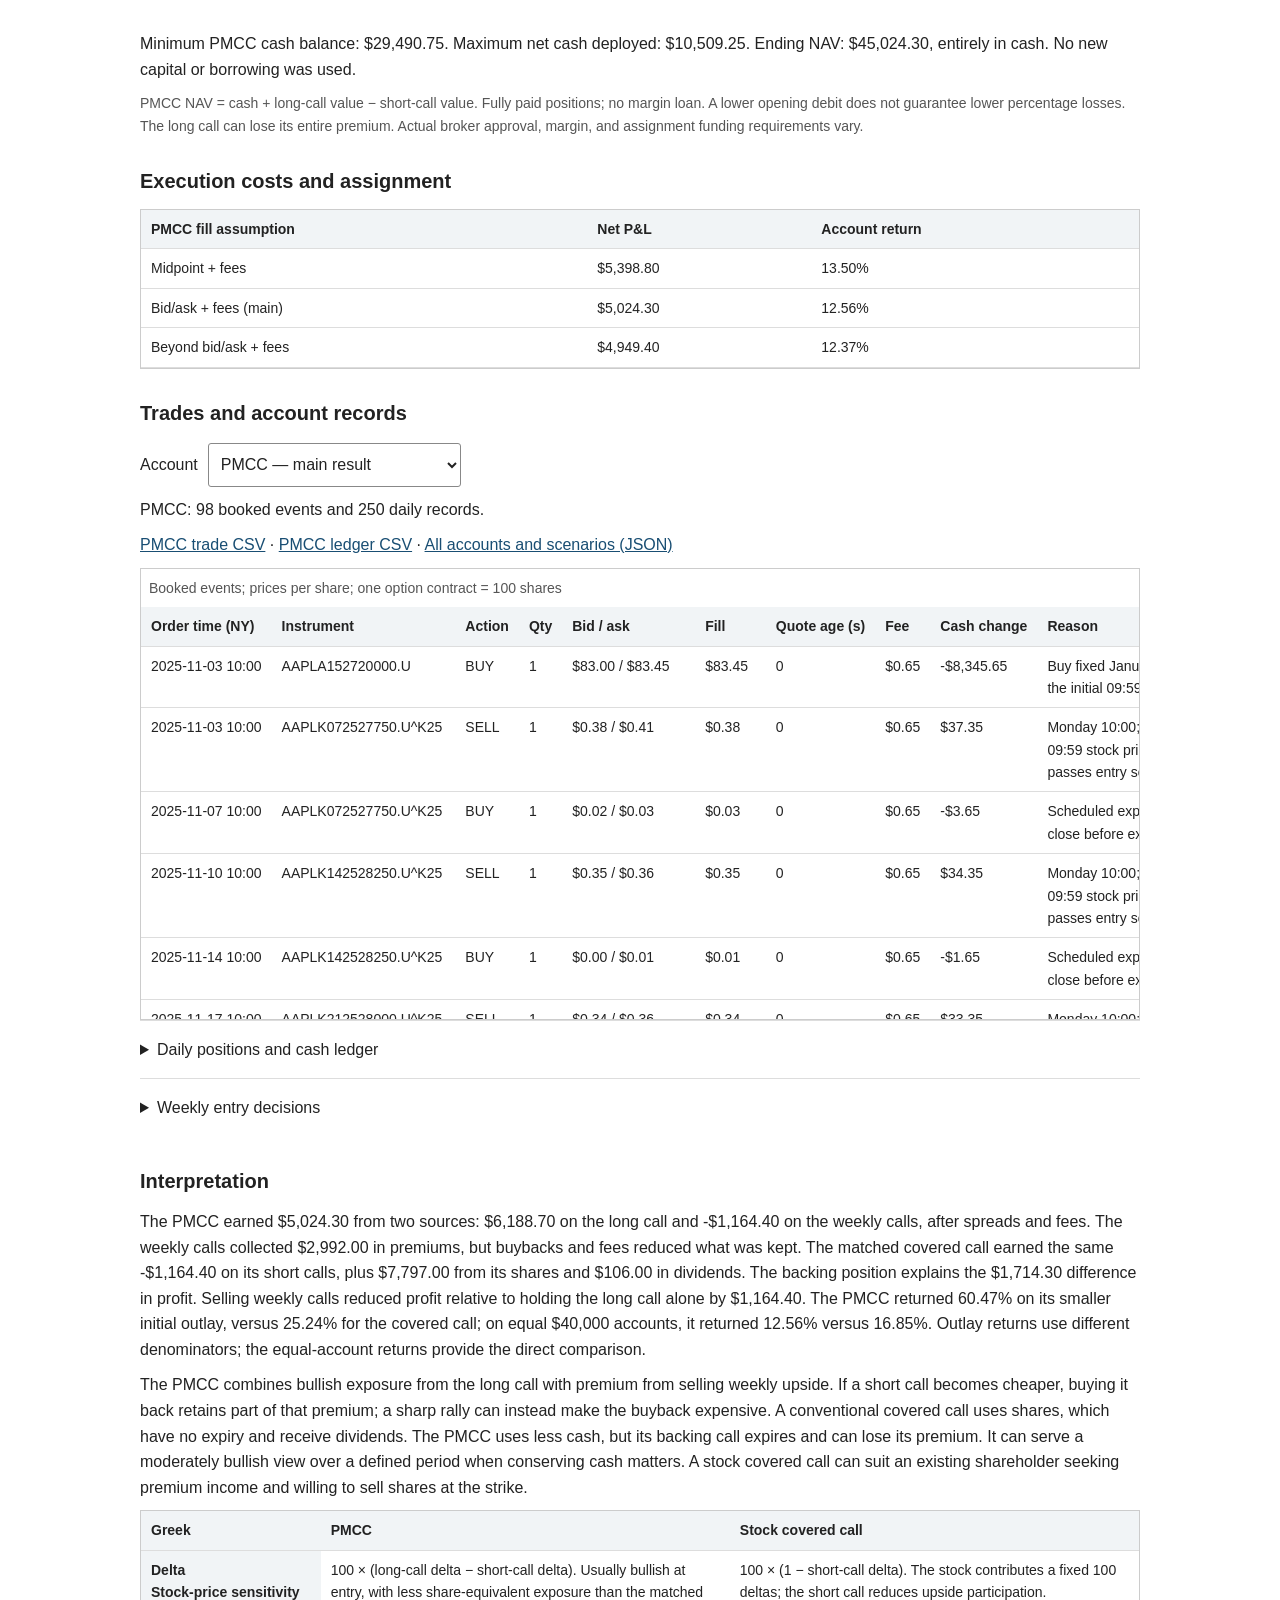
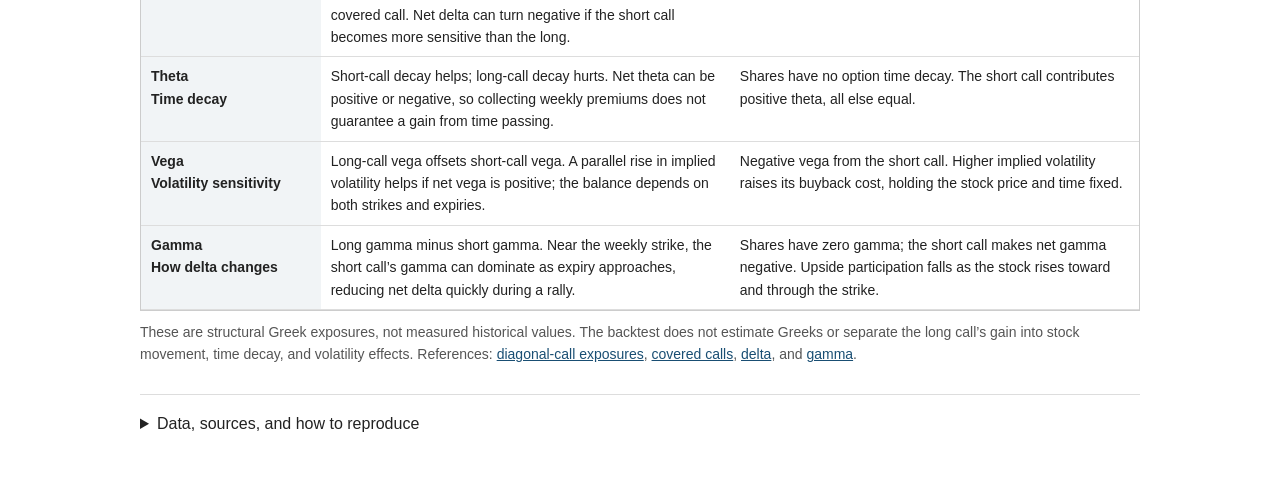
<file: poor-mans-covered-call.html>
<!doctype html>
<html lang="en">
<head>
  <meta charset="utf-8">
  <meta name="viewport" content="width=device-width, initial-scale=1">
  <meta name="description" content="AAPL Poor Man's Covered Call: a reproducible 10 a.m. backtest with capital, performance, execution costs, and assignment risk.">
  <title>FINTECH 535 · Poor Man’s Covered Call</title>
  <link rel="stylesheet" href="style.css">
  <script src="https://cdn.plot.ly/plotly-3.1.0.min.js" defer></script>
  <script src="assignment3/view.js?v=year1" defer></script>
</head>
<body>
<main class="backtest pmcc">
  <nav class="assignment-tabs" aria-label="Assignments">
    <a href="index.html">Assignment 1: Options Data</a>
    <a href="covered-call.html">Assignment 2: Covered Call</a>
    <a href="poor-mans-covered-call.html" aria-current="page">Assignment 3: PMCC</a>
    <a href="wheel.html">Assignment 4: Wheel</a>
  <a href="daily-prices.html">Assignment 5: Daily Prices</a><a href="nightly-orders.html">Assignment 6: Nightly Orders</a><a href="final-project.html">Final Project</a></nav>
  <h1>Poor Man’s Covered Call</h1>
  <p class="subtitle">AAPL · November 3, 2025–October 30, 2026 · Trades at 10:00 a.m. New York time</p>
  <p>A longer-dated, in-the-money call replaces 100 shares. Selling weekly calls helps offset its cost. This diagonal spread uses less initial cash, while adding option decay, volatility sensitivity, and early-assignment risk.</p>
  <p id="pmcc-status" role="status">Loading saved LSEG results…</p>
  <noscript>Enable JavaScript to display the saved backtest.</noscript>

  <section aria-labelledby="finding-title">
    <h2 id="finding-title">What the backtest found</h2>
    <p id="pmcc-conclusion" class="finding"></p>
    <div class="table-scroll" role="region" aria-label="Strategy comparison" tabindex="0">
      <table id="comparison">
        <thead><tr><th>Strategy</th><th>Initial cash deployed</th><th>Net P&amp;L</th><th>Account return</th><th>P&amp;L / initial outlay</th><th>Max drawdown</th></tr></thead><tbody></tbody>
      </table>
    </div>
    <p class="note">Initial outlay is the net opening cash debit, including option fees. It is not a broker’s margin requirement or a fixed risk budget. Account return uses $40,000; outlay return uses the stated opening debit. Drawdown uses daily 10:00 account marks, not intraday lows. Unused cash earns no interest.</p>
    <p id="pmcc-attribution"></p>
    <p>The covered-call comparison below is rerun at 10:00 with the same weekly calls and buy-to-close rules. Assignment 2 uses 11:00, hold-through-expiry rules over the same year. Stock benchmarks earn historical dividends when entitled; call-only positions do not.</p>
  </section>

  <section aria-labelledby="rules-title">
    <h2 id="rules-title">Algorithm</h2>
    <ol>
      <li><b>Buy the backing call once.</b> On November 3, 2025 at 10:00, buy one January 15, 2027 call. Choose the largest $5 strike at or below 75% of the 09:59 stock print. This expiry falls after the full backtest window. Keep it until the fixed end date.</li>
      <li><b>Sell a weekly call.</b> Each Monday, use the 09:59 stock print to choose K = ceil(1.03 × S / 2.50) × 2.50. Sell one call at 10:00, expiring that Friday (Thursday when Friday is a market holiday). Its strike must exceed the long strike and its expiry must come first. A Monday holiday is skipped.</li>
      <li><b>Check quotes before entry.</b> Require valid bid/ask at the signal and execution, a positive bid, and a spread no larger than 20% of midpoint. Use the chosen strike or skip; never choose a substitute based on later prices.</li>
      <li><b>Close the short before expiration.</b> Buy it back on its expiry day at 10:00. Close earlier at 10:00 if the 09:59 short is in the money with ≤ $0.10 of time value, or before an announced ex-dividend date that precedes its expiry. Keep the long call. On October 30, 2026, cover any short and sell the long.</li>
    </ol>
  </section>

  <section aria-labelledby="nav-title">
    <h2 id="nav-title">Account value through time</h2>
    <div id="pmcc-nav" class="backtest-chart" aria-label="PMCC and benchmark account values"></div>
    <p id="pmcc-capital"></p>
    <p class="note">PMCC NAV = cash + long-call value − short-call value. Fully paid positions; no margin loan. A lower opening debit does not guarantee lower percentage losses. The long call can lose its entire premium. Actual broker approval, margin, and assignment funding requirements vary.</p>
  </section>

  <section aria-labelledby="risk-title">
    <h2 id="risk-title">Execution costs and assignment</h2>
    <div class="table-scroll" role="region" aria-label="Execution sensitivity" tabindex="0"><table id="sensitivity"><thead><tr><th>PMCC fill assumption</th><th>Net P&amp;L</th><th>Account return</th></tr></thead><tbody></tbody></table></div>
  </section>

  <section aria-labelledby="records-title">
    <h2 id="records-title">Trades and account records</h2>
    <label class="ledger-control">Account <select id="pmcc-account"><option value="pmcc">PMCC — main result</option><option value="covered_call">Covered call — matched rules</option><option value="buy_hold">Buy and hold — 100 shares</option><option value="long_call">Long call only</option><option value="assignment_stress">Assignment stress</option></select></label>
    <p id="pmcc-record-count"></p>
    <p><a href="assignment3/blotter.csv" download>PMCC trade CSV</a> · <a href="assignment3/ledger.csv" download>PMCC ledger CSV</a> · <a href="assignment3/book.json" download>All accounts and scenarios (JSON)</a></p>
    <div class="table-scroll" tabindex="0" role="region" aria-label="Trade blotter"><table id="pmcc-blotter"><caption>Booked events; prices per share; one option contract = 100 shares</caption><thead><tr><th>Order time (NY)</th><th>Instrument</th><th>Action</th><th>Qty</th><th>Bid / ask</th><th>Fill</th><th>Quote age (s)</th><th>Fee</th><th>Cash change</th><th>Reason</th></tr></thead><tbody></tbody></table></div>
    <details><summary>Daily positions and cash ledger</summary>
      <p>Rows follow the 10:00 events. Short-call quantity is displayed as a positive count; its market value is negative. Dividend receivables are included in NAV until paid into cash.</p>
      <div class="table-scroll" tabindex="0" role="region" aria-label="Daily ledger"><table id="pmcc-ledger"><thead><tr><th>Date</th><th>Cash</th><th>Shares</th><th>Long calls</th><th>Long strike / expiry</th><th>Short calls</th><th>Short strike / expiry</th><th>Long mark</th><th>Short mark</th><th>Long MV</th><th>Short MV</th><th>Stock MV</th><th>Dividend due</th><th>NAV</th><th>Liquidation NAV</th><th>Mark age (min)</th></tr></thead><tbody></tbody></table></div>
    </details>
    <details><summary>Weekly entry decisions</summary><p>Skipped opportunities are kept separate from booked trades.</p><div class="table-scroll" tabindex="0" role="region" aria-label="Weekly decisions"><table id="pmcc-decisions"><thead><tr><th>Monday</th><th>Short strike</th><th>Expiry</th><th>Decision</th><th>Reason</th><th>Exit</th></tr></thead><tbody></tbody></table></div></details>
  </section>

  <section aria-labelledby="interpretation-title">
    <h2 id="interpretation-title">Interpretation</h2>
    <p id="pmcc-interpretation"></p>
    <p>The PMCC combines bullish exposure from the long call with premium from selling weekly upside. If a short call becomes cheaper, buying it back retains part of that premium; a sharp rally can instead make the buyback expensive. A conventional covered call uses shares, which have no expiry and receive dividends. The PMCC uses less cash, but its backing call expires and can lose its premium. It can serve a moderately bullish view over a defined period when conserving cash matters. A stock covered call can suit an existing shareholder seeking premium income and willing to sell shares at the strike.</p>
    <div class="table-scroll greeks-table" role="region" aria-label="Greeks comparison" tabindex="0">
      <table id="pmcc-greeks">
        <thead><tr><th>Greek</th><th>PMCC</th><th>Stock covered call</th></tr></thead>
        <tbody>
          <tr><th scope="row">Delta<br>Stock-price sensitivity</th><td>100 × (long-call delta − short-call delta). Usually bullish at entry, with less share-equivalent exposure than the matched covered call. Net delta can turn negative if the short call becomes more sensitive than the long.</td><td>100 × (1 − short-call delta). The stock contributes a fixed 100 deltas; the short call reduces upside participation.</td></tr>
          <tr><th scope="row">Theta<br>Time decay</th><td>Short-call decay helps; long-call decay hurts. Net theta can be positive or negative, so collecting weekly premiums does not guarantee a gain from time passing.</td><td>Shares have no option time decay. The short call contributes positive theta, all else equal.</td></tr>
          <tr><th scope="row">Vega<br>Volatility sensitivity</th><td>Long-call vega offsets short-call vega. A parallel rise in implied volatility helps if net vega is positive; the balance depends on both strikes and expiries.</td><td>Negative vega from the short call. Higher implied volatility raises its buyback cost, holding the stock price and time fixed.</td></tr>
          <tr><th scope="row">Gamma<br>How delta changes</th><td>Long gamma minus short gamma. Near the weekly strike, the short call’s gamma can dominate as expiry approaches, reducing net delta quickly during a rally.</td><td>Shares have zero gamma; the short call makes net gamma negative. Upside participation falls as the stock rises toward and through the strike.</td></tr>
        </tbody>
      </table>
    </div>
    <p class="note">These are structural Greek exposures, not measured historical values. The backtest does not estimate Greeks or separate the long call’s gain into stock movement, time decay, and volatility effects. References: <a href="https://www.fidelity.com/learning-center/investment-products/options/options-strategy-guide/long-diagonal-spread-calls">diagonal-call exposures</a>, <a href="https://www.optionseducation.org/strategies/all-strategies/covered-call-buy-write">covered calls</a>, <a href="https://www.optionseducation.org/advancedconcepts/delta">delta</a>, and <a href="https://www.optionseducation.org/advancedconcepts/gamma">gamma</a>.</p>
  </section>

  <details>
    <summary>Data, sources, and how to reproduce</summary>
    <p id="pmcc-source"></p>
    <p>Signals use the bar ending 09:59; simulated orders use the quote available by 10:00. Bars are explicitly end-labeled and converted to America/New_York. No later bar is used. Missing entries are skipped; missing mandatory exits beyond the 60-second quote limit stop the run. Missing marks can only carry a prior quote, with age disclosed.</p>
    <p id="pmcc-quality"></p>
    <p>RICs come from a predefined strike grid, confirmed by quotes present at the signal time; this is not a complete historical chain. The long strike uses moneyness, not an observed delta. Dividend dates, amounts, and announcement dates come from LSEG. An announcement becomes usable the following day because its intraday timestamp is unavailable.</p>
    <p><a href="assignment3/quotes.csv" download>Input quotes CSV</a> · <a href="assignment3/dividends.csv" download>Dividend CSV</a> · <a href="assignment3/inputs.json" download>Contract metadata</a> · <a href="assignment3/data_manifest.json" download>Download manifest</a> · <a href="https://github.com/davidp0717/fintech535/tree/main/assignment3">Code and instructions</a></p>
    <p>From the repository root, install the existing requirements and run:</p>
    <pre><code>python3 -m pip install -r requirements.txt
python3 assignment3/backtest.py
python3 -m unittest discover -s assignment3 -p 'test_*.py'</code></pre>
    <p>The published CSV files support a complete offline rerun. <b>Data connection required</b> only to refresh prices with <code>assignment3/download.py</code>, followed by <code>assignment3/backtest.py --from-cache</code>. The website never connects to Workspace.</p>
    <p>Strategy and assignment references: <a href="https://www.fidelity.com/learning-center/investment-products/options/options-strategy-guide/long-diagonal-spread-calls">Fidelity / Cboe: long diagonal calls</a> and <a href="https://www.optionseducation.org/referencelibrary/faq/strategies">Options Industry Council: strategy and assignment FAQ</a>. Dividend cross-check: <a href="https://investor.apple.com/dividend-history/default.aspx">Apple dividend history</a>.</p>
  </details>
</main>
</body>
</html>
</file>
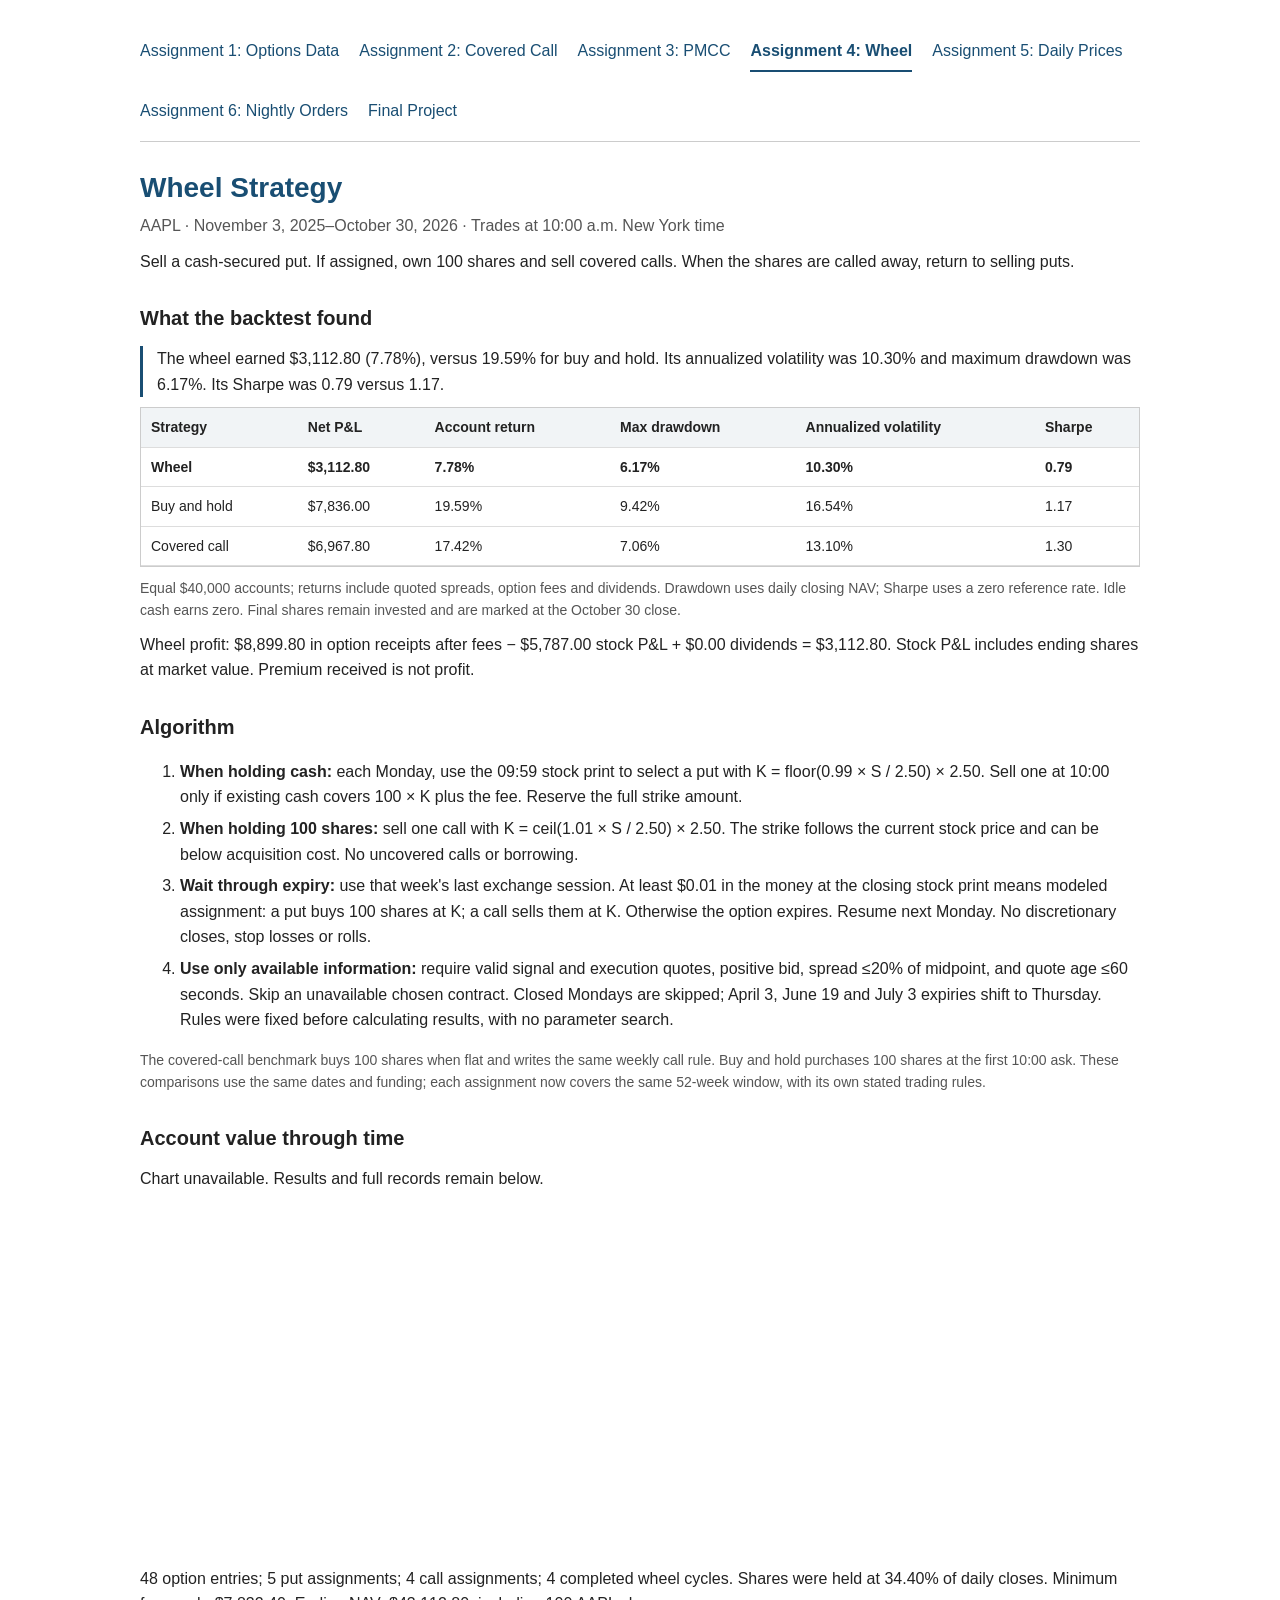
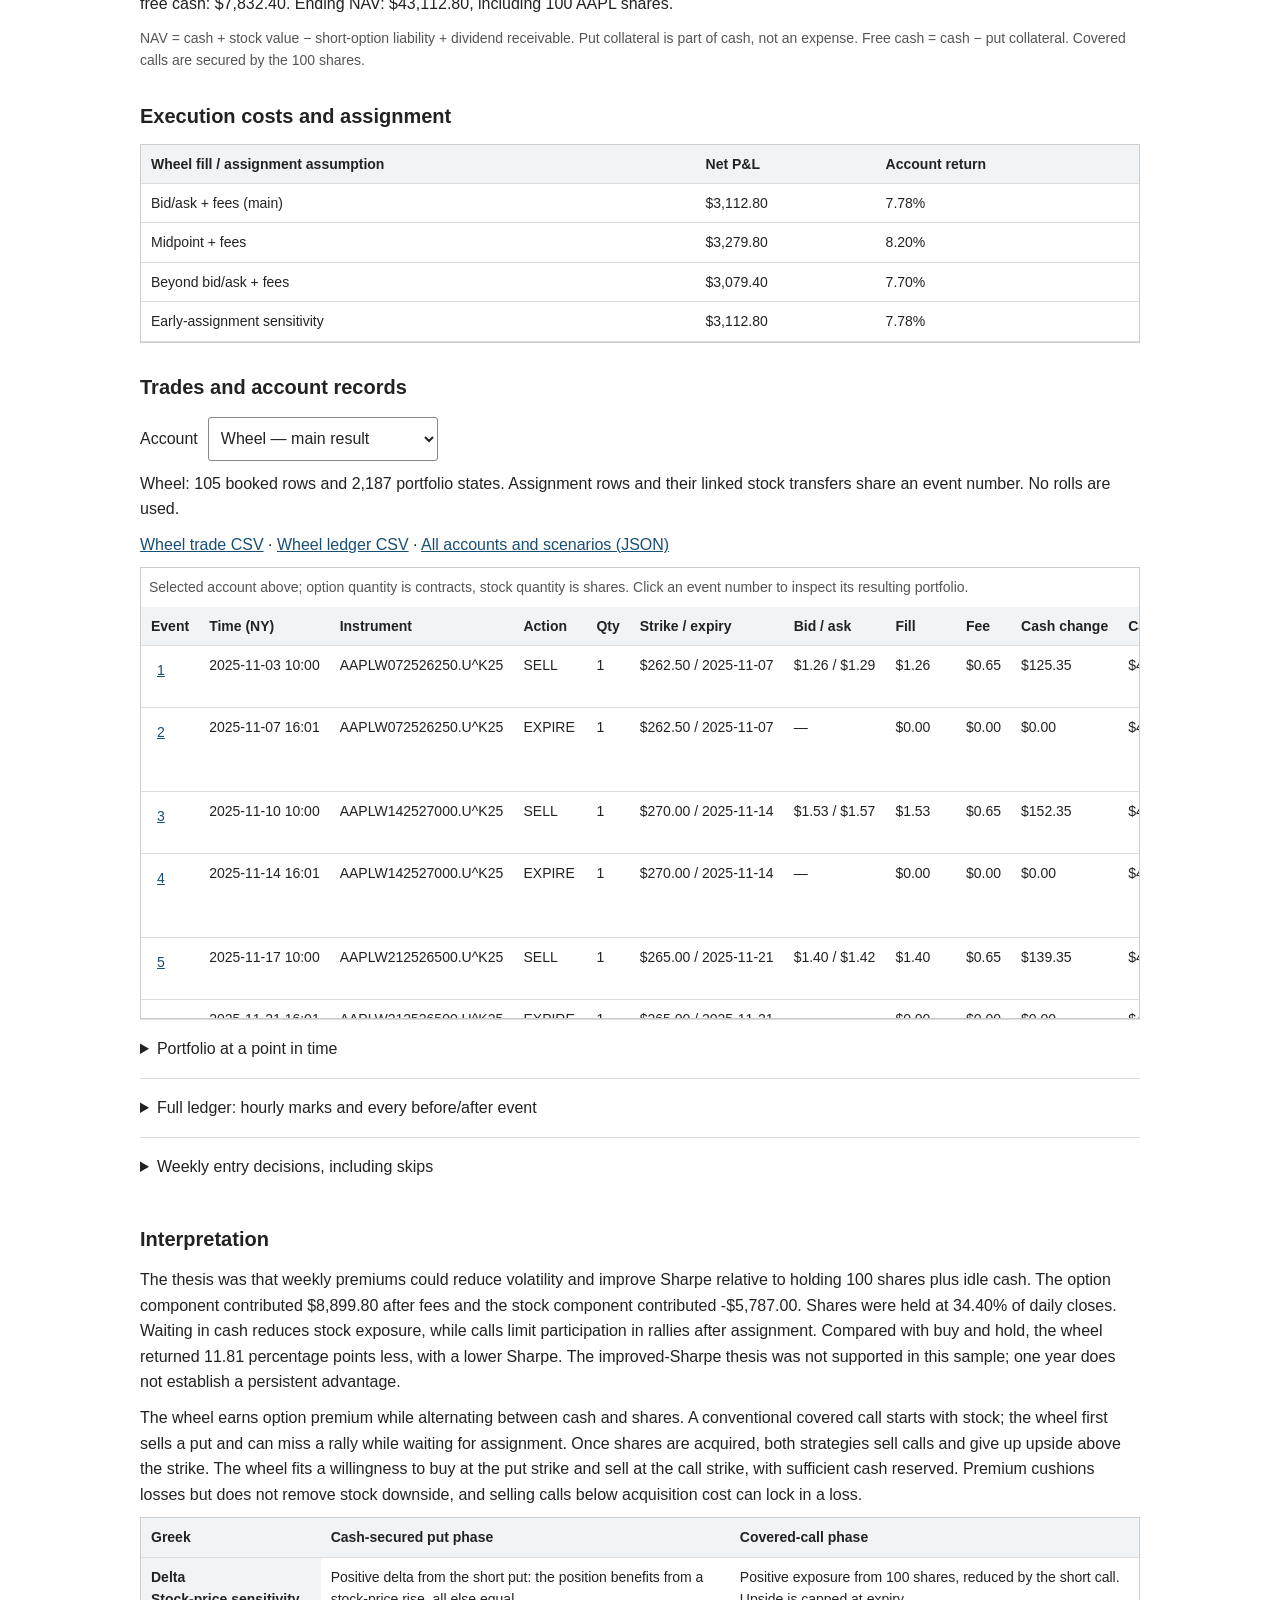
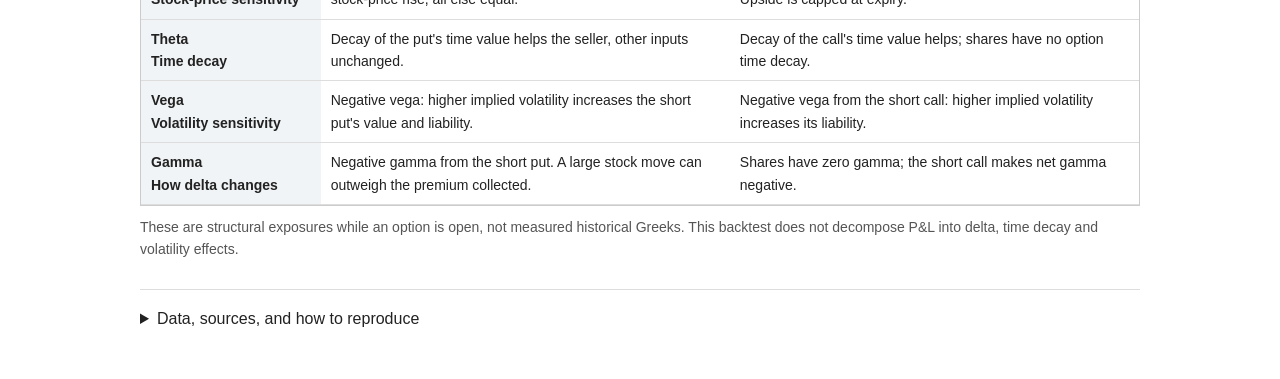
<file: wheel.html>
<!doctype html>
<html lang="en">
<head>
  <meta charset="utf-8">
  <meta name="viewport" content="width=device-width, initial-scale=1">
  <meta name="description" content="AAPL Wheel strategy: historical trades, portfolio ledger, execution assumptions and benchmark comparison.">
  <title>FINTECH 535 · Wheel Strategy</title>
  <link rel="stylesheet" href="style.css">
  <script src="https://cdn.plot.ly/plotly-3.1.0.min.js" defer></script>
  <script src="assignment4/view.js?v=year1" defer></script>
</head>
<body>
<main class="backtest wheel">
  <nav class="assignment-tabs" aria-label="Assignments">
    <a href="index.html">Assignment 1: Options Data</a>
    <a href="covered-call.html">Assignment 2: Covered Call</a>
    <a href="poor-mans-covered-call.html">Assignment 3: PMCC</a>
    <a href="wheel.html" aria-current="page">Assignment 4: Wheel</a>
  <a href="daily-prices.html">Assignment 5: Daily Prices</a><a href="nightly-orders.html">Assignment 6: Nightly Orders</a><a href="final-project.html">Final Project</a></nav>
  <h1>Wheel Strategy</h1>
  <p class="subtitle">AAPL · November 3, 2025–October 30, 2026 · Trades at 10:00 a.m. New York time</p>
  <p>Sell a cash-secured put. If assigned, own 100 shares and sell covered calls. When the shares are called away, return to selling puts.</p>
  <p id="wheel-status" role="status">Loading saved LSEG results…</p>
  <noscript>Enable JavaScript to display the saved backtest.</noscript>

  <section aria-labelledby="finding-title">
    <h2 id="finding-title">What the backtest found</h2>
    <p id="wheel-conclusion" class="finding"></p>
    <div class="table-scroll" role="region" aria-label="Strategy comparison" tabindex="0"><table id="comparison">
      <thead><tr><th>Strategy</th><th>Net P&amp;L</th><th>Account return</th><th>Max drawdown</th><th>Annualized volatility</th><th>Sharpe</th></tr></thead><tbody></tbody>
    </table></div>
    <p class="note">Equal $40,000 accounts; returns include quoted spreads, option fees and dividends. Drawdown uses daily closing NAV; Sharpe uses a zero reference rate. Idle cash earns zero. Final shares remain invested and are marked at the October 30 close.</p>
    <p id="wheel-attribution"></p>
  </section>

  <section aria-labelledby="rules-title">
    <h2 id="rules-title">Algorithm</h2>
    <ol>
      <li><b>When holding cash:</b> each Monday, use the 09:59 stock print to select a put with K = floor(0.99 × S / 2.50) × 2.50. Sell one at 10:00 only if existing cash covers 100 × K plus the fee. Reserve the full strike amount.</li>
      <li><b>When holding 100 shares:</b> sell one call with K = ceil(1.01 × S / 2.50) × 2.50. The strike follows the current stock price and can be below acquisition cost. No uncovered calls or borrowing.</li>
      <li><b>Wait through expiry:</b> use that week's last exchange session. At least $0.01 in the money at the closing stock print means modeled assignment: a put buys 100 shares at K; a call sells them at K. Otherwise the option expires. Resume next Monday. No discretionary closes, stop losses or rolls.</li>
      <li><b>Use only available information:</b> require valid signal and execution quotes, positive bid, spread ≤20% of midpoint, and quote age ≤60 seconds. Skip an unavailable chosen contract. Closed Mondays are skipped; April 3, June 19 and July 3 expiries shift to Thursday. Rules were fixed before calculating results, with no parameter search.</li>
    </ol>
    <p class="note">The covered-call benchmark buys 100 shares when flat and writes the same weekly call rule. Buy and hold purchases 100 shares at the first 10:00 ask. These comparisons use the same dates and funding; each assignment now covers the same 52-week window, with its own stated trading rules.</p>
  </section>

  <section aria-labelledby="nav-title">
    <h2 id="nav-title">Account value through time</h2>
    <div id="wheel-nav" class="backtest-chart" aria-label="Wheel and benchmark account values"></div>
    <p id="wheel-capital"></p>
    <p class="note">NAV = cash + stock value − short-option liability + dividend receivable. Put collateral is part of cash, not an expense. Free cash = cash − put collateral. Covered calls are secured by the 100 shares.</p>
  </section>

  <section aria-labelledby="cost-title">
    <h2 id="cost-title">Execution costs and assignment</h2>
    <div class="table-scroll" role="region" aria-label="Execution and assignment sensitivity" tabindex="0"><table id="sensitivity"><thead><tr><th>Wheel fill / assignment assumption</th><th>Net P&amp;L</th><th>Account return</th></tr></thead><tbody></tbody></table></div>

  </section>

  <section aria-labelledby="records-title">
    <h2 id="records-title">Trades and account records</h2>
    <label class="ledger-control">Account <select id="wheel-account">
      <option value="wheel">Wheel — main result</option><option value="covered_call">Covered call</option><option value="buy_hold">Buy and hold</option>
      <option value="midpoint">Wheel — midpoint fills</option><option value="adverse">Wheel — adverse fills</option><option value="early_assignment">Wheel — early assignment</option>
    </select></label>
    <p id="wheel-record-count"></p>
    <p><a href="assignment4/blotter.csv" download>Wheel trade CSV</a> · <a href="assignment4/ledger.csv" download>Wheel ledger CSV</a> · <a href="assignment4/book.json" download>All accounts and scenarios (JSON)</a></p>
    <div class="table-scroll" tabindex="0" role="region" aria-label="Trade blotter"><table id="wheel-blotter"><caption>Selected account above; option quantity is contracts, stock quantity is shares. Click an event number to inspect its resulting portfolio.</caption><thead><tr><th>Event</th><th>Time (NY)</th><th>Instrument</th><th>Action</th><th>Qty</th><th>Strike / expiry</th><th>Bid / ask</th><th>Fill</th><th>Fee</th><th>Cash change</th><th>Cash after row</th><th>Reason</th></tr></thead><tbody></tbody></table></div>
    <details id="portfolio-details">
      <summary id="portfolio-title">Portfolio at a point in time</summary>
    <div class="controls portfolio-controls">
      <label>New York date and time <input id="portfolio-time" type="datetime-local" min="2025-11-03T09:59" max="2026-10-30T16:01" step="60" value="2026-10-30T16:01"></label>
      <label>Event timing <select id="portfolio-side"><option value="after">After events at this time</option><option value="before">Before events at this time</option></select></label>
      <button id="show-portfolio" type="button">Show portfolio</button>
    </div>
    <label class="snapshot-control">Or select a recorded state <select id="portfolio-record" aria-label="Recorded portfolio state"></select></label>
    <p id="portfolio-status" role="status"></p>
    <div class="table-scroll portfolio-table" role="region" aria-label="Selected portfolio" tabindex="0"><table id="portfolio"><thead><tr><th>Account component</th><th>Position / value</th></tr></thead><tbody></tbody></table></div>
    <p id="portfolio-marks" class="note"></p>
    <p class="note">Positions and cash reflect every booked event through the selected time. Valuations use the latest recorded mark at or before it; no prices are interpolated. Assignment and its stock transfer are one atomic event, with before/after states. The modeled expiry event is recorded one minute after the session close (16:01, or 13:01 on early-close days), not the actual broker notification or settlement time.</p>
    </details>
    <details id="ledger-details"><summary>Full ledger: hourly marks and every before/after event</summary><div class="table-scroll" tabindex="0" role="region" aria-label="Full portfolio ledger"><table id="wheel-ledger"><thead><tr><th>Time (NY)</th><th>State</th><th>Cash</th><th>Shares</th><th>Short puts</th><th>Covered calls</th><th>Contract / strike / expiry</th><th>Put collateral</th><th>Free cash</th><th>Stock MV</th><th>Option MV</th><th>Dividend due</th><th>NAV</th><th>Reason</th></tr></thead><tbody></tbody></table></div></details>
    <details><summary>Weekly entry decisions, including skips</summary><div class="table-scroll" tabindex="0" role="region" aria-label="Weekly entry decisions"><table id="wheel-decisions"><thead><tr><th>Monday</th><th>Type</th><th>Strike</th><th>Expiry</th><th>Decision</th><th>Reason</th></tr></thead><tbody></tbody></table></div></details>
  </section>

  <section aria-labelledby="interpretation-title">
    <h2 id="interpretation-title">Interpretation</h2>
    <p id="wheel-interpretation"></p>
    <p>The wheel earns option premium while alternating between cash and shares. A conventional covered call starts with stock; the wheel first sells a put and can miss a rally while waiting for assignment. Once shares are acquired, both strategies sell calls and give up upside above the strike. The wheel fits a willingness to buy at the put strike and sell at the call strike, with sufficient cash reserved. Premium cushions losses but does not remove stock downside, and selling calls below acquisition cost can lock in a loss.</p>
    <div class="table-scroll greeks-table" role="region" aria-label="Greeks across the wheel cycle" tabindex="0">
      <table id="wheel-greeks">
        <thead><tr><th>Greek</th><th>Cash-secured put phase</th><th>Covered-call phase</th></tr></thead>
        <tbody>
          <tr><th scope="row">Delta<br>Stock-price sensitivity</th><td>Positive delta from the short put: the position benefits from a stock-price rise, all else equal.</td><td>Positive exposure from 100 shares, reduced by the short call. Upside is capped at expiry.</td></tr>
          <tr><th scope="row">Theta<br>Time decay</th><td>Decay of the put's time value helps the seller, other inputs unchanged.</td><td>Decay of the call's time value helps; shares have no option time decay.</td></tr>
          <tr><th scope="row">Vega<br>Volatility sensitivity</th><td>Negative vega: higher implied volatility increases the short put's value and liability.</td><td>Negative vega from the short call: higher implied volatility increases its liability.</td></tr>
          <tr><th scope="row">Gamma<br>How delta changes</th><td>Negative gamma from the short put. A large stock move can outweigh the premium collected.</td><td>Shares have zero gamma; the short call makes net gamma negative.</td></tr>
        </tbody>
      </table>
    </div>
    <p class="note">These are structural exposures while an option is open, not measured historical Greeks. This backtest does not decompose P&amp;L into delta, time decay and volatility effects.</p>
  </section>

  <details id="data-details"><summary>Data, sources, and how to reproduce</summary>
    <p id="wheel-source"></p>
    <p>Option sales fill at the observed bid; purchases, if required, at the ask. Each option transaction costs $0.65. Midpoint and adverse fills (an extra 10% of spread beyond bid/ask) rerun the same entries. These are simulated prices from one-minute, end-labeled bars; available size and actual executions are not observed. Stock transactions and assignments have no assumed fee.</p>
    <p id="wheel-spreads"></p>
    <p id="wheel-assignment"></p>
    <details id="scatter-details"><summary>Quote evidence: midpoint versus reported trade</summary>
      <p id="scatter-stat"></p>
      <div id="wheel-scatter" class="backtest-chart" aria-label="Option midpoint versus reported trade prices"></div>
      <p class="note">Only observations with valid bid/ask, a trade field and positive reported bar volume are included, for the contracts actually sold from entry through expiry. A high R² shows close price correspondence, not that midpoint orders would execute. The last trade and quote need not occur simultaneously; bid fills and the cost sensitivity remain the main evidence for the execution assumption.</p>
    </details>
    <p>Volatility and Sharpe annualize daily returns using 252 sessions. This one-year sample does not establish long-run performance. A further test would use a separate bear or sideways period and interest on collateral at rates known at each date.</p>
    <p>The saved observations come from LSEG Workspace: one-minute stock and weekly-option quotes, raw daily stock closes, and dividend events. Contract identifiers follow a predetermined $2.50 strike grid and are accepted only with signal-time observations; this is not a complete historical options chain. The rule specification was frozen on November 1 before performance was calculated, not before the historical trading window.</p>
    <p id="wheel-quality"></p>
    <p>Shares held entering each ex-date earn the historical dividend, accrued on that date and paid on its payment date. The downloadable dividend file lists every event in the year. Cash interest, taxes, market impact and settlement delays are excluded. The main assignment model uses expiry intrinsic value; contrary exercise and after-hours pin risk are not modeled.</p>
    <p><a href="assignment4/quotes.csv" download>Input quotes CSV</a> · <a href="assignment4/dividends.csv" download>Dividends CSV</a> · <a href="assignment4/inputs.json" download>Contract metadata</a> · <a href="assignment4/data_manifest.json" download>Data manifest</a> · <a href="assignment4/SPECIFICATION.md">Frozen rules</a> · <a href="https://github.com/davidp0717/fintech535/tree/main/assignment4">Code and instructions</a></p>
    <pre><code>python3 -m pip install -r requirements.txt
python3 assignment4/backtest.py
python3 -m unittest discover -s assignment4 -p 'test_*.py'</code></pre>
    <p>These commands rerun the backtest offline from the published inputs. <b>Data connection required</b> only for refreshing with <code>python3 assignment4/download.py</code>. The GitHub Pages website reads saved JSON and never connects to Workspace. Input and rule hashes are included in that JSON.</p>
    <p>References: <a href="https://www.schwab.com/learn/story/three-things-to-know-about-wheel-strategy">Schwab: wheel strategy</a> · <a href="https://www.optionseducation.org/referencelibrary/faq/options-assignment">OIC: assignment</a> · <a href="https://www.nyse.com/trade/hours-calendars">NYSE: exchange calendar</a> · <a href="https://investor.apple.com/dividend-history/default.aspx">Apple: dividend history</a>.</p>
  </details>
</main>
</body>
</html>
</file>
<file: style.css>
/* Simple layout: two controls, two statistics, one chart, three observations. */
body { margin: 0; background: white; color: #222; font: 16px/1.6 Arial, sans-serif; }
main { max-width: 1000px; margin: 32px auto; padding: 0 24px; }
h1 { font-size: 28px; margin: 0; color: #194e73; }
h2 { font-size: 20px; margin: 0 0 12px; }
p { margin: 10px 0; }
.subtitle, #status, .note, .chart-help { color: #555; }
.subtitle { margin-top: 2px; }
#status, .note, .chart-help { font-size: 14px; }
.controls { display: flex; align-items: center; flex-wrap: wrap; gap: 24px; margin: 24px 0; }
label { display: flex; align-items: center; gap: 10px; }
select { font: inherit; padding: 8px; border: 1px solid #888; border-radius: 3px; background: white; color: #222; min-height: 44px; }
.statistics { border-top: 1px solid #ddd; border-bottom: 1px solid #ddd; padding: 8px 0; }
.statistics strong { color: #194e73; }
.statistics span { color: #555; font-size: 14px; }
#cloud { width: 100%; height: 520px; }
.explanation { margin: 20px 0 28px; }
details { border-top: 1px solid #ddd; padding: 16px 0; font-size: 14px; }
summary { cursor: pointer; font-size: 16px; }
a { color: #194e73; }
select:focus-visible, summary:focus-visible, a:focus-visible { outline: 2px solid #194e73; outline-offset: 3px; }
[hidden] { display: none !important; }
@media (max-width: 600px) { main { margin: 20px auto; padding: 0 14px; } .controls { gap: 12px; } #cloud { height: 420px; } .statistics span { display: block; } }

/* Shared navigation keeps both assignments on the same site. */
.assignment-tabs { display: flex; flex-wrap: wrap; gap: 20px; border-bottom: 1px solid #ccc; margin: 0 0 24px; padding-bottom: 12px; }
.assignment-tabs a { text-decoration: none; padding: 6px 0; }
.assignment-tabs a[aria-current="page"] { font-weight: bold; border-bottom: 2px solid #194e73; }
.backtest section { margin: 28px 0; }
.backtest li { margin: 6px 0; }
.backtest-chart { height: 390px; width: 100%; }
.table-scroll { overflow: auto; max-height: 450px; border: 1px solid #ccc; }
.backtest table { border-collapse: collapse; width: 100%; font-size: 14px; }
.backtest th, .backtest td { padding: 8px 10px; text-align: left; border-bottom: 1px solid #ddd; white-space: nowrap; vertical-align: top; }
.backtest th { background: #f1f4f6; position: sticky; top: 0; }
.backtest td.note-cell { white-space: normal; min-width: 240px; }
.backtest td small { display: block; font-size: 12px; color: #555; }
.backtest caption { text-align: left; padding: 8px; color: #555; }
.backtest .ledger-control { margin-top: 14px; }

/* Assignment 3 uses the same simple page and table layout. */
.pmcc .finding { border-left: 3px solid #194e73; padding-left: 14px; }
.pmcc pre { overflow-x: auto; padding: 12px; background: #f1f4f6; }
.pmcc #pmcc-status { font-size: 14px; color: #555; }
.pmcc #comparison tbody tr:first-child { font-weight: bold; }
.pmcc .greeks-table { max-height: none; }
.pmcc #pmcc-greeks th, .pmcc #pmcc-greeks td { white-space: normal; }
.pmcc #pmcc-greeks tbody th { position: static; width: 18%; }
.pmcc #pmcc-greeks td { width: 41%; min-width: 180px; }

/* Assignment 4 keeps the same plain layout. */
.wheel .finding { border-left: 3px solid #194e73; padding-left: 14px; }
.wheel #wheel-status { font-size: 14px; color: #555; }
.wheel #comparison tbody tr:first-child { font-weight: bold; }
.wheel pre { overflow-x: auto; padding: 12px; background: #f1f4f6; }
.wheel input, .wheel button { font: inherit; padding: 8px; min-height: 44px; border: 1px solid #888; border-radius: 3px; background: white; color: #222; }
.wheel button { cursor: pointer; }
.wheel button:focus-visible, .wheel input:focus-visible { outline: 2px solid #194e73; outline-offset: 3px; }
.wheel .portfolio-controls { gap: 14px; margin: 16px 0; }
.wheel .portfolio-controls label { flex-wrap: wrap; }
.wheel .snapshot-control { align-items: flex-start; flex-direction: column; }
.wheel #portfolio-record { width: 100%; max-width: 100%; }
.wheel .portfolio-table { max-height: none; }
.wheel #portfolio td { white-space: normal; overflow-wrap: anywhere; }
.wheel .greeks-table { max-height: none; }
.wheel #wheel-greeks th, .wheel #wheel-greeks td { white-space: normal; }
.wheel #wheel-greeks tbody th { position: static; width: 18%; }
.wheel #wheel-greeks td { width: 41%; min-width: 180px; }
.wheel .event-link { border: 0; color: #194e73; text-decoration: underline; padding: 0 6px; min-height: 32px; }
@media (max-width: 600px) { .wheel .ledger-control { align-items: flex-start; flex-direction: column; } .wheel select, .wheel input { max-width: 100%; } }
</file>
